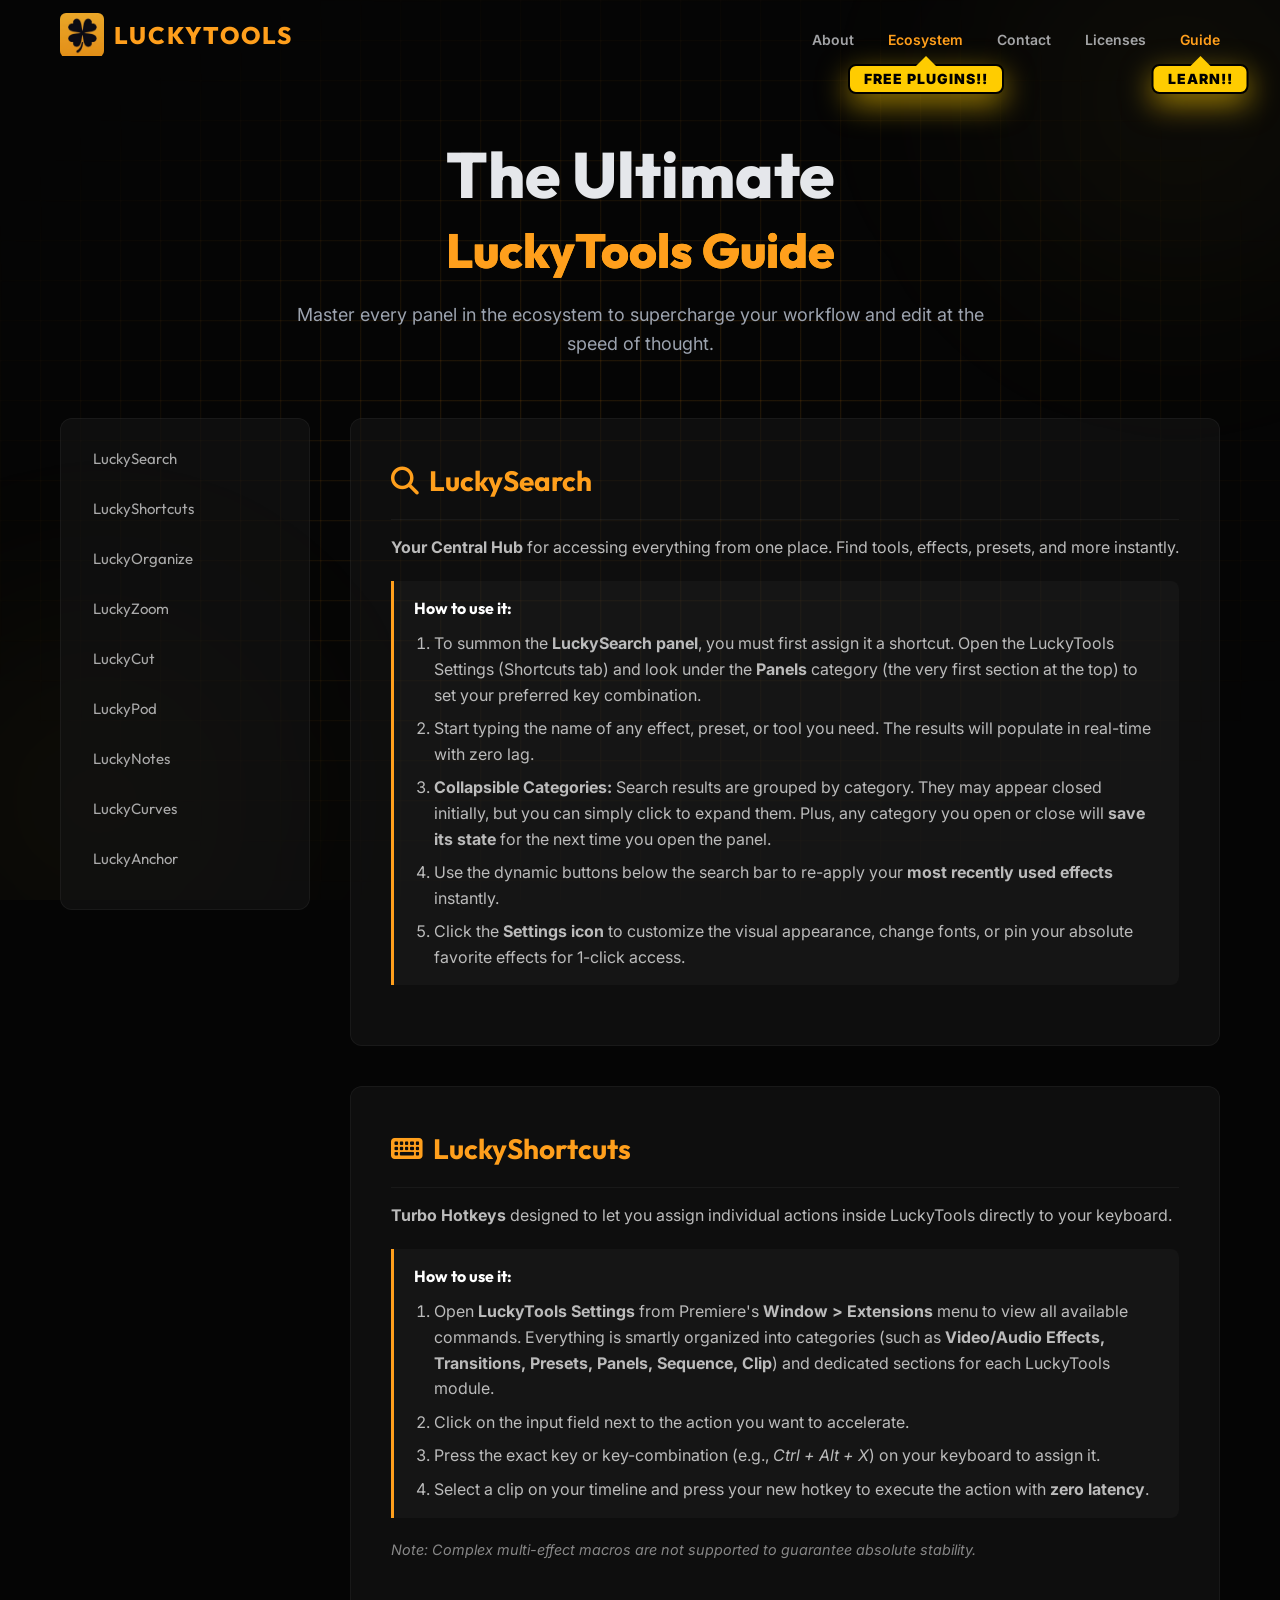
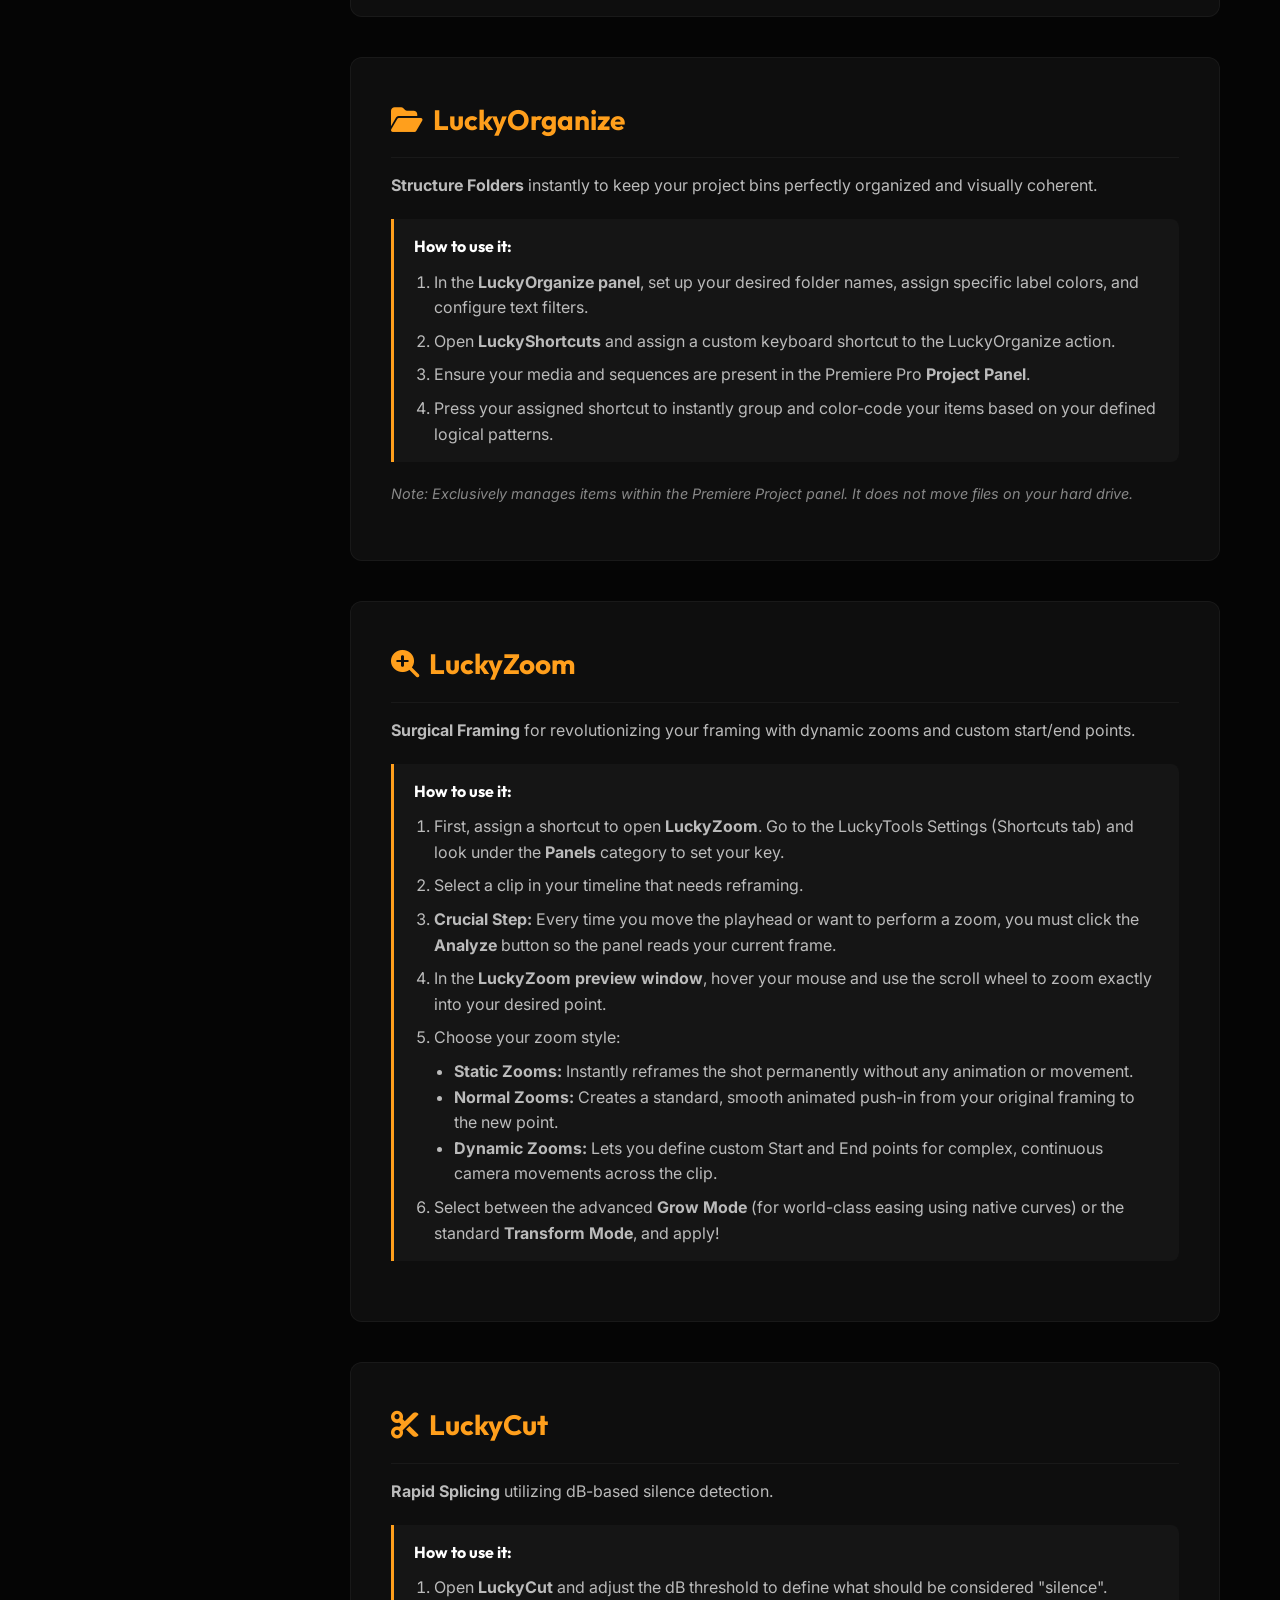
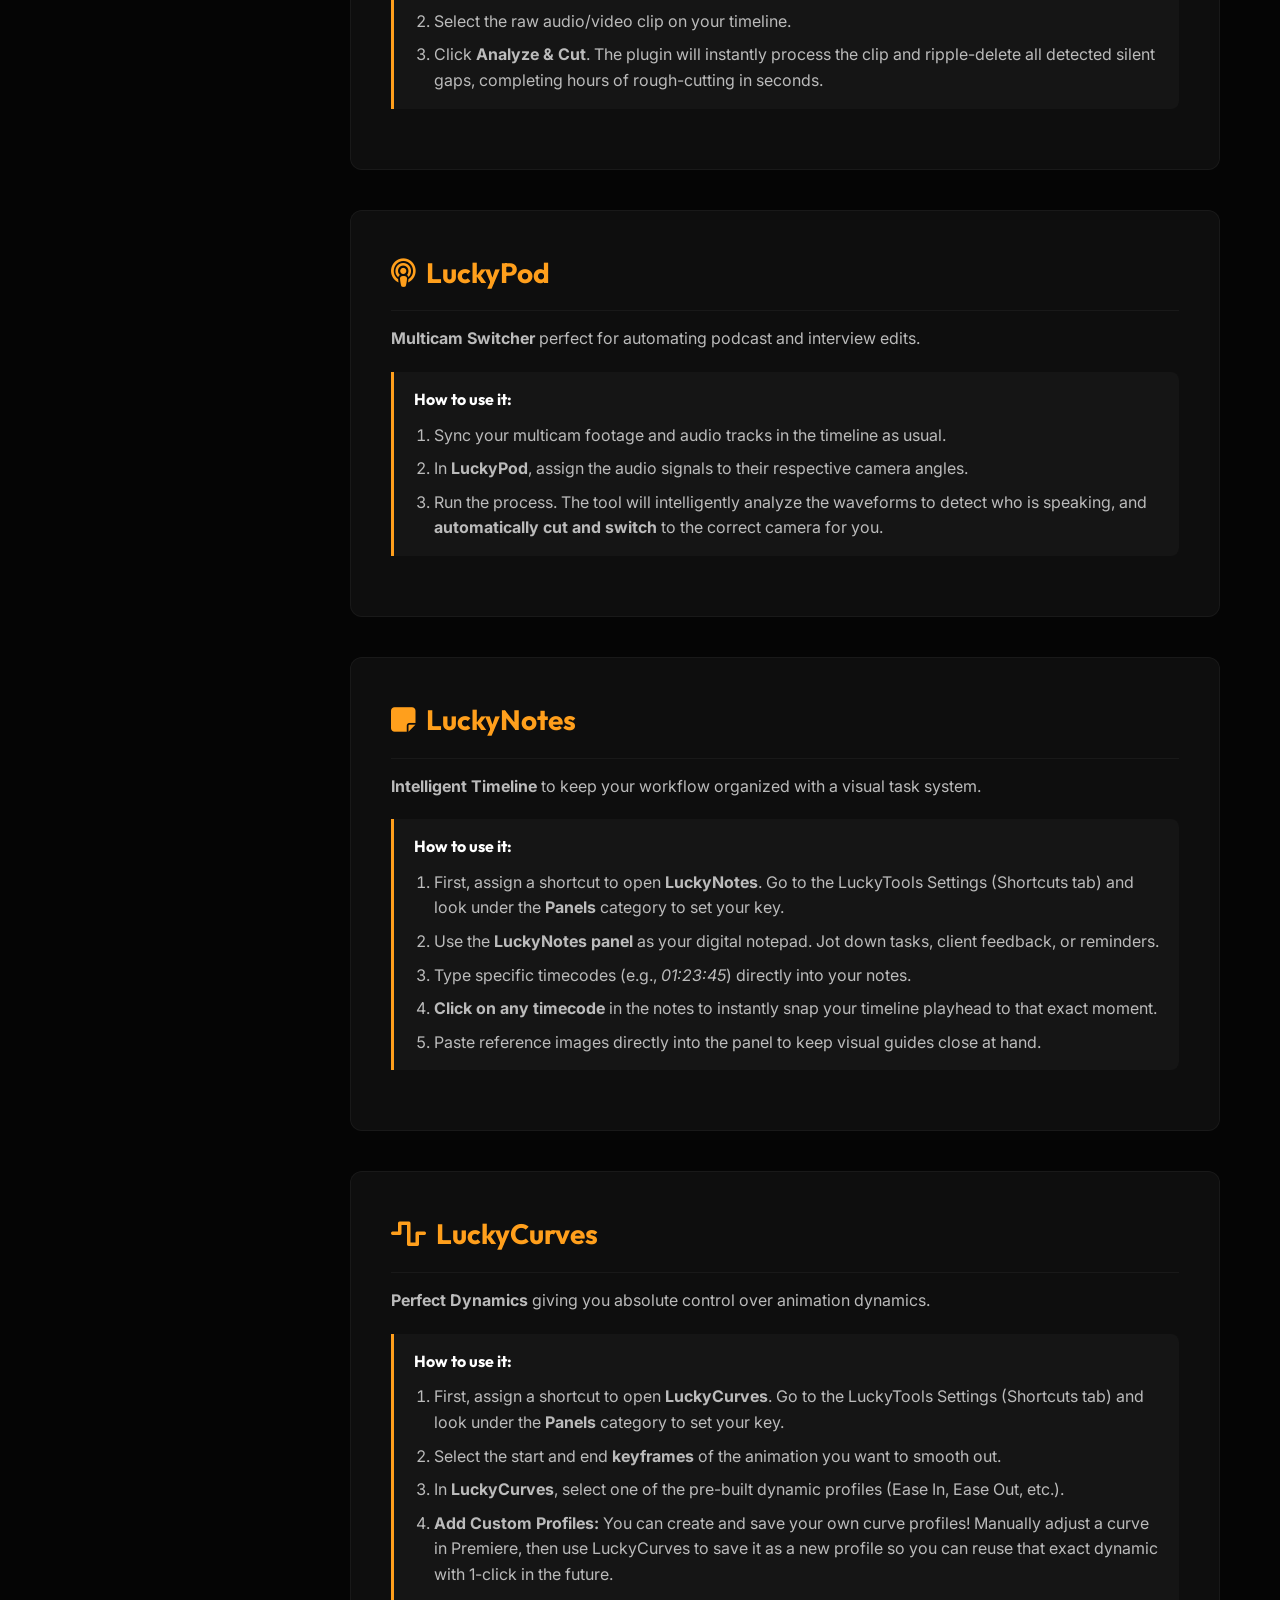
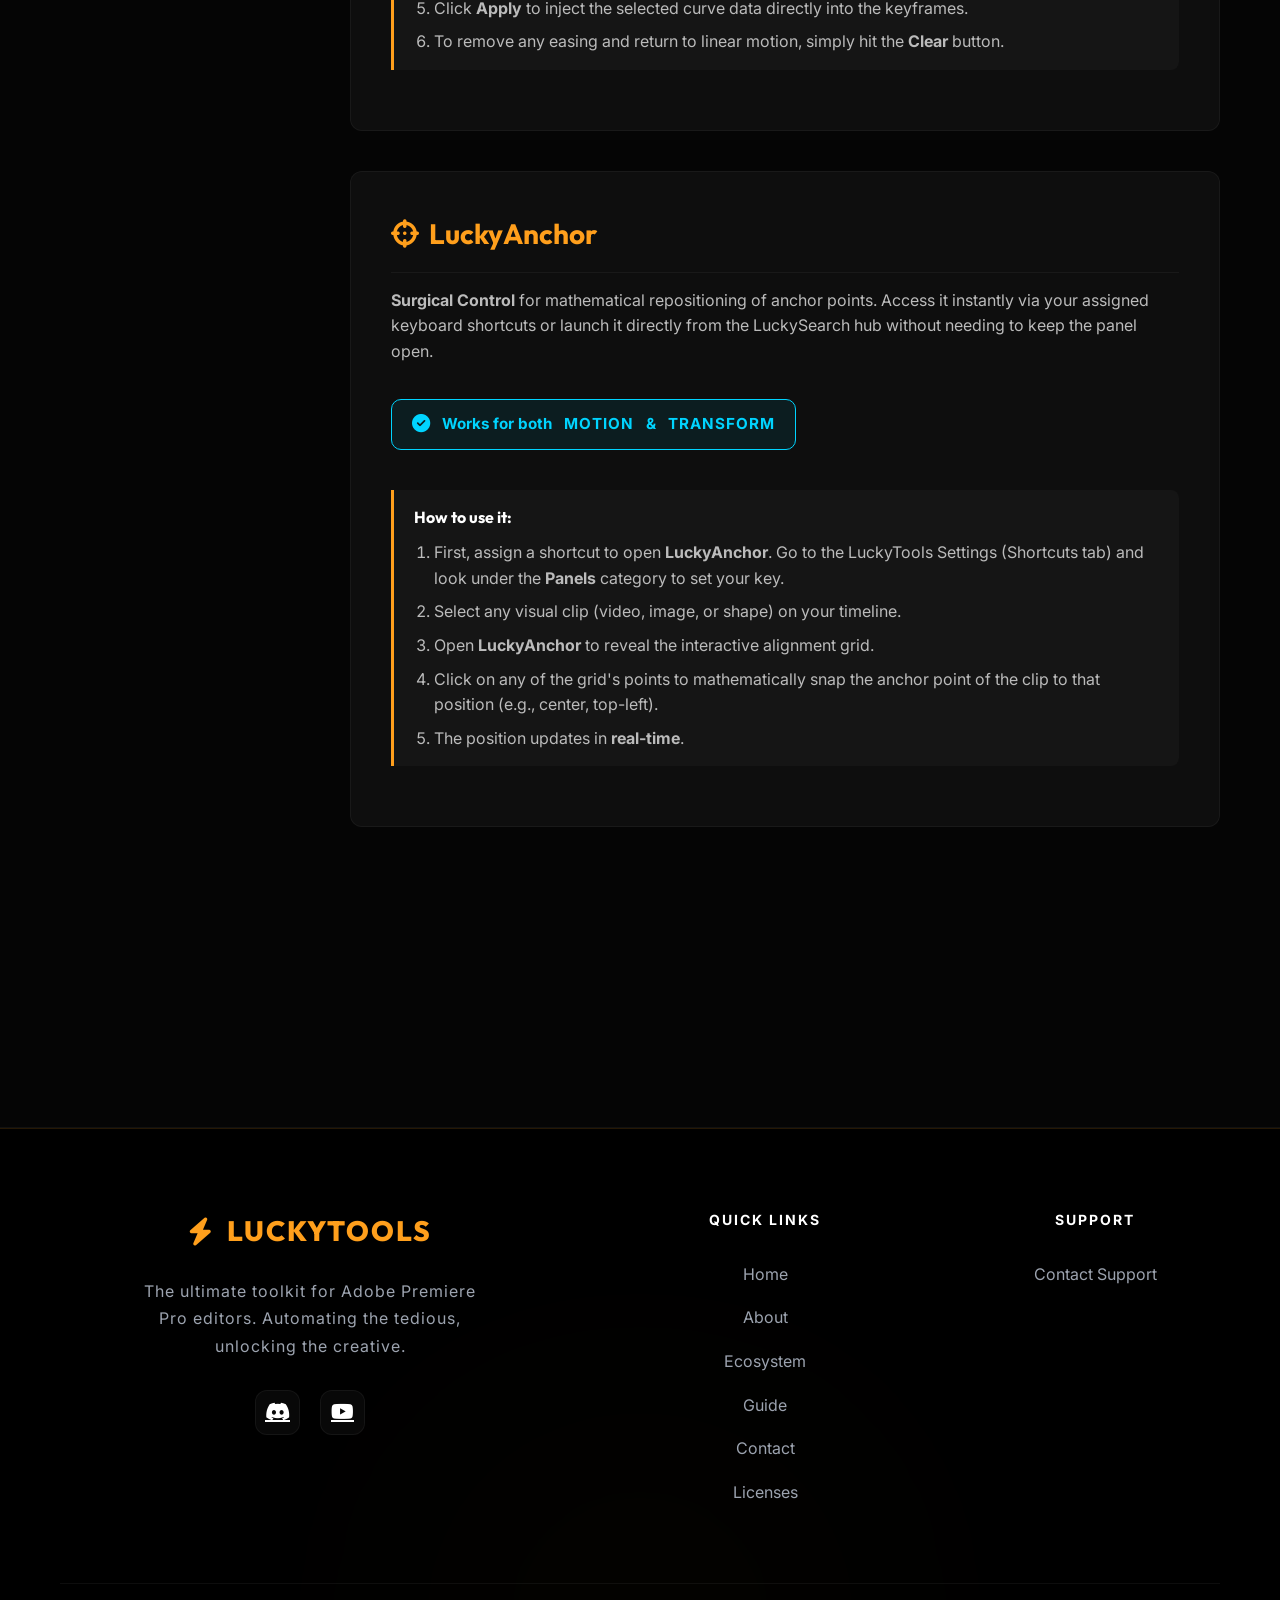
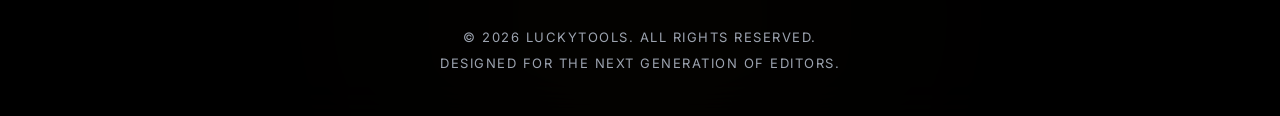
<file: guide.html>
<!DOCTYPE html>
<html lang="en">
<head>
    <meta charset="UTF-8">
    <meta name="viewport" content="width=device-width, initial-scale=1.0">
    <title>Guide | LuckyTools</title>
    <link rel="icon" type="image/png" href="favicon.png?v=2">
    <link rel="shortcut icon" type="image/png" href="favicon.png?v=2">
    <link rel="stylesheet" href="style.css">
    <link rel="stylesheet" href="https://cdnjs.cloudflare.com/ajax/libs/font-awesome/6.4.0/css/all.min.css">
    <style>
        .guide-container {
            display: flex;
            gap: 40px;
            margin-top: 40px;
            margin-bottom: 80px;
        }
        .guide-sidebar {
            width: 250px;
            flex-shrink: 0;
            position: sticky;
            top: 100px;
            height: max-content;
            background: rgba(20, 20, 20, 0.6);
            border: 1px solid rgba(255, 255, 255, 0.05);
            border-radius: 12px;
            padding: 20px;
        }
        .guide-sidebar ul {
            list-style: none;
            padding: 0;
            margin: 0;
        }
        .guide-sidebar li {
            margin-bottom: 10px;
        }
        .guide-sidebar a {
            color: #aaa;
            text-decoration: none;
            font-family: 'Outfit', sans-serif;
            font-size: 15px;
            display: block;
            padding: 8px 12px;
            border-radius: 6px;
            transition: all 0.2s;
        }
        .guide-sidebar a:hover {
            background: rgba(255, 204, 0, 0.1);
            color: #ffcc00;
        }
        .guide-content {
            flex-grow: 1;
        }
        .guide-section {
            background: rgba(20, 20, 20, 0.6);
            border: 1px solid rgba(255, 255, 255, 0.05);
            border-radius: 12px;
            padding: 40px;
            margin-bottom: 40px;
            scroll-margin-top: 100px;
        }
        .guide-section h2 {
            font-family: 'Outfit', sans-serif;
            font-size: 28px;
            color: var(--accent-color);
            margin-bottom: 15px;
            border-bottom: 1px solid rgba(255, 255, 255, 0.05);
            padding-bottom: 15px;
        }
        .guide-section p {
            color: #bbb;
            line-height: 1.6;
            margin-bottom: 15px;
        }
        .guide-section ul {
            color: #bbb;
            line-height: 1.6;
            padding-left: 20px;
        }
        @media (max-width: 900px) {
            .guide-container {
                flex-direction: column;
            }
            .guide-sidebar {
                width: 100%;
                position: static;
            }
        }
        @keyframes subtle-glow {
            0%, 100% { box-shadow: 0 0 15px rgba(0, 212, 255, 0.15); }
            50% { box-shadow: 0 0 25px rgba(0, 212, 255, 0.3); }
        }
        .property-highlight {
            border: 1px solid #00d4ff;
            background: rgba(0, 212, 255, 0.08);
            color: #00d4ff;
            padding: 12px 20px;
            border-radius: 10px;
            margin: 20px 0;
            display: inline-flex;
            align-items: center;
            gap: 12px;
            font-size: 0.95em;
            font-weight: 700;
            animation: subtle-glow 3s infinite ease-in-out;
        }
        .property-highlight i {
            font-size: 1.2em;
        }
        .property-highlight span {
            text-transform: uppercase;
            letter-spacing: 1px;
        }
    </style>
</head>
<body>
    <div class="bg-blobs">
        <div class="blob blob-1"></div>
        <div class="blob blob-2"></div>
    </div>

    <header class="container">
        <div class="logo">
            <a href="index.html" style="text-decoration: none; color: inherit; display: inline-flex; align-items: center; gap: 10px;">
                <img src="logo-demo.png" alt="Logo" class="header-logo">
                LuckyTools
            </a>
        </div>
        <nav>
            <a href="about.html">About</a>
            <div class="nav-eco-link" style="margin-left: 30px;">
                <a href="ecosystem.html" style="margin-left: 0; opacity: 1; color: var(--accent-color);">Ecosystem</a>
                <span class="free-badge">FREE PLUGINS!!</span>
            </div>
            <a href="contact.html">Contact</a>
            <a href="licenses.html">Licenses</a>
            <div class="nav-eco-link" style="margin-left: 30px;">
                <a href="guide.html" style="margin-left: 0; opacity: 1; color: var(--accent-color);">Guide</a>
                <span class="free-badge">LEARN!!</span>
            </div>
        </nav>
        <button class="hamburger-btn" id="hamburgerBtn" aria-label="Toggle navigation menu">
            <span></span>
            <span></span>
            <span></span>
        </button>
    </header>

    <div class="mobile-nav-overlay" id="mobileNavOverlay">
        <a href="index.html">Home</a>
        <div class="nav-overlay-divider"></div>
        <a href="about.html">About</a>
        <div class="nav-overlay-divider"></div>
        <div class="nav-eco-link" style="margin-left: 0; margin-bottom: 20px;">
            <a href="ecosystem.html" style="margin-left: 0; opacity: 1; color: var(--accent-color); font-size: 24px;">Ecosystem</a>
            <span class="free-badge" style="top: 40px;">FREE PLUGINS!!</span>
        </div>
        <div class="nav-overlay-divider"></div>
        <a href="contact.html">Contact</a>
        <div class="nav-overlay-divider"></div>
        <a href="licenses.html">Licenses</a>
        <div class="nav-overlay-divider"></div>
        <div class="nav-eco-link" style="margin-left: 0; margin-bottom: 20px;">
            <a href="guide.html" style="margin-left: 0; opacity: 1; color: var(--accent-color); font-size: 24px;">Guide</a>
            <span class="free-badge" style="top: 40px;">LEARN!!</span>
        </div>
    </div>

    <main class="inner-page-main">
        <div class="container">
            <div class="page-header-v2">
                <h1>The Ultimate <br><span style="color: var(--accent-color);">LuckyTools Guide</span></h1>
                <p>Master every panel in the ecosystem to supercharge your workflow and edit at the speed of thought.</p>
            </div>

            <div class="guide-container">
                <aside class="guide-sidebar">
                    <ul>
                        <li><a href="#luckysearch">LuckySearch</a></li>
                        <li><a href="#luckyshortcuts">LuckyShortcuts</a></li>
                        <li><a href="#luckyorganize">LuckyOrganize</a></li>
                        <li><a href="#luckyzoom">LuckyZoom</a></li>
                        <li><a href="#luckycut">LuckyCut</a></li>
                        <li><a href="#luckypod">LuckyPod</a></li>
                        <li><a href="#luckynotes">LuckyNotes</a></li>
                        <li><a href="#luckycurves">LuckyCurves</a></li>
                        <li><a href="#luckyanchor">LuckyAnchor</a></li>
                    </ul>
                </aside>

                <div class="guide-content">
                    <section id="luckysearch" class="guide-section">
                        <h2><i class="fas fa-search" style="margin-right: 10px;"></i>LuckySearch</h2>
                        <p><strong>Your Central Hub</strong> for accessing everything from one place. Find tools, effects, presets, and more instantly.</p>
                        <div style="background: rgba(255, 255, 255, 0.03); border-left: 3px solid var(--accent-color); padding: 15px 20px; border-radius: 0 8px 8px 0; margin: 20px 0;">
                            <h4 style="color: white; margin: 0 0 10px 0; font-family: 'Outfit', sans-serif;">How to use it:</h4>
                            <ol style="color: #bbb; line-height: 1.6; padding-left: 20px; margin: 0;">
                                <li style="margin-bottom: 8px;">To summon the <strong>LuckySearch panel</strong>, you must first assign it a shortcut. Open the LuckyTools Settings (Shortcuts tab) and look under the <strong>Panels</strong> category (the very first section at the top) to set your preferred key combination.</li>
                                <li style="margin-bottom: 8px;">Start typing the name of any effect, preset, or tool you need. The results will populate in real-time with zero lag.</li>
                                <li style="margin-bottom: 8px;"><strong>Collapsible Categories:</strong> Search results are grouped by category. They may appear closed initially, but you can simply click to expand them. Plus, any category you open or close will <strong>save its state</strong> for the next time you open the panel.</li>
                                <li style="margin-bottom: 8px;">Use the dynamic buttons below the search bar to re-apply your <strong>most recently used effects</strong> instantly.</li>
                                <li>Click the <strong>Settings icon</strong> to customize the visual appearance, change fonts, or pin your absolute favorite effects for 1-click access.</li>
                            </ol>
                        </div>
                    </section>

                    <section id="luckyshortcuts" class="guide-section">
                        <h2><i class="fas fa-keyboard" style="margin-right: 10px;"></i>LuckyShortcuts</h2>
                        <p><strong>Turbo Hotkeys</strong> designed to let you assign individual actions inside LuckyTools directly to your keyboard.</p>
                        <div style="background: rgba(255, 255, 255, 0.03); border-left: 3px solid var(--accent-color); padding: 15px 20px; border-radius: 0 8px 8px 0; margin: 20px 0;">
                            <h4 style="color: white; margin: 0 0 10px 0; font-family: 'Outfit', sans-serif;">How to use it:</h4>
                            <ol style="color: #bbb; line-height: 1.6; padding-left: 20px; margin: 0;">
                                <li style="margin-bottom: 8px;">Open <strong>LuckyTools Settings</strong> from Premiere's <strong>Window > Extensions</strong> menu to view all available commands. Everything is smartly organized into categories (such as <strong>Video/Audio Effects, Transitions, Presets, Panels, Sequence, Clip</strong>) and dedicated sections for each LuckyTools module.</li>
                                <li style="margin-bottom: 8px;">Click on the input field next to the action you want to accelerate.</li>
                                <li style="margin-bottom: 8px;">Press the exact key or key-combination (e.g., <em>Ctrl + Alt + X</em>) on your keyboard to assign it.</li>
                                <li>Select a clip on your timeline and press your new hotkey to execute the action with <strong>zero latency</strong>.</li>
                            </ol>
                        </div>
                        <p style="font-size: 0.9em; opacity: 0.7; margin-top: 15px;"><em>Note: Complex multi-effect macros are not supported to guarantee absolute stability.</em></p>
                    </section>

                    <section id="luckyorganize" class="guide-section">
                        <h2><i class="fas fa-folder-open" style="margin-right: 10px;"></i>LuckyOrganize</h2>
                        <p><strong>Structure Folders</strong> instantly to keep your project bins perfectly organized and visually coherent.</p>
                        <div style="background: rgba(255, 255, 255, 0.03); border-left: 3px solid var(--accent-color); padding: 15px 20px; border-radius: 0 8px 8px 0; margin: 20px 0;">
                            <h4 style="color: white; margin: 0 0 10px 0; font-family: 'Outfit', sans-serif;">How to use it:</h4>
                            <ol style="color: #bbb; line-height: 1.6; padding-left: 20px; margin: 0;">
                                <li style="margin-bottom: 8px;">In the <strong>LuckyOrganize panel</strong>, set up your desired folder names, assign specific label colors, and configure text filters.</li>
                                <li style="margin-bottom: 8px;">Open <strong>LuckyShortcuts</strong> and assign a custom keyboard shortcut to the LuckyOrganize action.</li>
                                <li style="margin-bottom: 8px;">Ensure your media and sequences are present in the Premiere Pro <strong>Project Panel</strong>.</li>
                                <li>Press your assigned shortcut to instantly group and color-code your items based on your defined logical patterns.</li>
                            </ol>
                        </div>
                        <p style="font-size: 0.9em; opacity: 0.7; margin-top: 15px;"><em>Note: Exclusively manages items within the Premiere Project panel. It does not move files on your hard drive.</em></p>
                    </section>

                    <section id="luckyzoom" class="guide-section">
                        <h2><i class="fas fa-search-plus" style="margin-right: 10px;"></i>LuckyZoom</h2>
                        <p><strong>Surgical Framing</strong> for revolutionizing your framing with dynamic zooms and custom start/end points.</p>
                        <div style="background: rgba(255, 255, 255, 0.03); border-left: 3px solid var(--accent-color); padding: 15px 20px; border-radius: 0 8px 8px 0; margin: 20px 0;">
                            <h4 style="color: white; margin: 0 0 10px 0; font-family: 'Outfit', sans-serif;">How to use it:</h4>
                            <ol style="color: #bbb; line-height: 1.6; padding-left: 20px; margin: 0;">
                                <li style="margin-bottom: 8px;">First, assign a shortcut to open <strong>LuckyZoom</strong>. Go to the LuckyTools Settings (Shortcuts tab) and look under the <strong>Panels</strong> category to set your key.</li>
                                <li style="margin-bottom: 8px;">Select a clip in your timeline that needs reframing.</li>
                                <li style="margin-bottom: 8px;"><strong>Crucial Step:</strong> Every time you move the playhead or want to perform a zoom, you must click the <strong>Analyze</strong> button so the panel reads your current frame.</li>
                                <li style="margin-bottom: 8px;">In the <strong>LuckyZoom preview window</strong>, hover your mouse and use the scroll wheel to zoom exactly into your desired point.</li>
                                <li style="margin-bottom: 8px;">Choose your zoom style:
                                    <ul style="margin-top: 8px; margin-bottom: 8px; list-style-type: disc; padding-left: 20px;">
                                        <li><strong>Static Zooms:</strong> Instantly reframes the shot permanently without any animation or movement.</li>
                                        <li><strong>Normal Zooms:</strong> Creates a standard, smooth animated push-in from your original framing to the new point.</li>
                                        <li><strong>Dynamic Zooms:</strong> Lets you define custom Start and End points for complex, continuous camera movements across the clip.</li>
                                    </ul>
                                </li>
                                <li>Select between the advanced <strong>Grow Mode</strong> (for world-class easing using native curves) or the standard <strong>Transform Mode</strong>, and apply!</li>
                            </ol>
                        </div>
                    </section>

                    <section id="luckycut" class="guide-section">
                        <h2><i class="fas fa-cut" style="margin-right: 10px;"></i>LuckyCut</h2>
                        <p><strong>Rapid Splicing</strong> utilizing dB-based silence detection.</p>
                        <div style="background: rgba(255, 255, 255, 0.03); border-left: 3px solid var(--accent-color); padding: 15px 20px; border-radius: 0 8px 8px 0; margin: 20px 0;">
                            <h4 style="color: white; margin: 0 0 10px 0; font-family: 'Outfit', sans-serif;">How to use it:</h4>
                            <ol style="color: #bbb; line-height: 1.6; padding-left: 20px; margin: 0;">
                                <li style="margin-bottom: 8px;">Open <strong>LuckyCut</strong> and adjust the dB threshold to define what should be considered "silence".</li>
                                <li style="margin-bottom: 8px;">Select the raw audio/video clip on your timeline.</li>
                                <li>Click <strong>Analyze & Cut</strong>. The plugin will instantly process the clip and ripple-delete all detected silent gaps, completing hours of rough-cutting in seconds.</li>
                            </ol>
                        </div>
                    </section>

                    <section id="luckypod" class="guide-section">
                        <h2><i class="fas fa-podcast" style="margin-right: 10px;"></i>LuckyPod</h2>
                        <p><strong>Multicam Switcher</strong> perfect for automating podcast and interview edits.</p>
                        <div style="background: rgba(255, 255, 255, 0.03); border-left: 3px solid var(--accent-color); padding: 15px 20px; border-radius: 0 8px 8px 0; margin: 20px 0;">
                            <h4 style="color: white; margin: 0 0 10px 0; font-family: 'Outfit', sans-serif;">How to use it:</h4>
                            <ol style="color: #bbb; line-height: 1.6; padding-left: 20px; margin: 0;">
                                <li style="margin-bottom: 8px;">Sync your multicam footage and audio tracks in the timeline as usual.</li>
                                <li style="margin-bottom: 8px;">In <strong>LuckyPod</strong>, assign the audio signals to their respective camera angles.</li>
                                <li>Run the process. The tool will intelligently analyze the waveforms to detect who is speaking, and <strong>automatically cut and switch</strong> to the correct camera for you.</li>
                            </ol>
                        </div>
                    </section>

                    <section id="luckynotes" class="guide-section">
                        <h2><i class="fas fa-sticky-note" style="margin-right: 10px;"></i>LuckyNotes</h2>
                        <p><strong>Intelligent Timeline</strong> to keep your workflow organized with a visual task system.</p>
                        <div style="background: rgba(255, 255, 255, 0.03); border-left: 3px solid var(--accent-color); padding: 15px 20px; border-radius: 0 8px 8px 0; margin: 20px 0;">
                            <h4 style="color: white; margin: 0 0 10px 0; font-family: 'Outfit', sans-serif;">How to use it:</h4>
                            <ol style="color: #bbb; line-height: 1.6; padding-left: 20px; margin: 0;">
                                <li style="margin-bottom: 8px;">First, assign a shortcut to open <strong>LuckyNotes</strong>. Go to the LuckyTools Settings (Shortcuts tab) and look under the <strong>Panels</strong> category to set your key.</li>
                                <li style="margin-bottom: 8px;">Use the <strong>LuckyNotes panel</strong> as your digital notepad. Jot down tasks, client feedback, or reminders.</li>
                                <li style="margin-bottom: 8px;">Type specific timecodes (e.g., <em>01:23:45</em>) directly into your notes.</li>
                                <li style="margin-bottom: 8px;"><strong>Click on any timecode</strong> in the notes to instantly snap your timeline playhead to that exact moment.</li>
                                <li>Paste reference images directly into the panel to keep visual guides close at hand.</li>
                            </ol>
                        </div>
                    </section>

                    <section id="luckycurves" class="guide-section">
                        <h2><i class="fas fa-wave-square" style="margin-right: 10px;"></i>LuckyCurves</h2>
                        <p><strong>Perfect Dynamics</strong> giving you absolute control over animation dynamics.</p>
                        <div style="background: rgba(255, 255, 255, 0.03); border-left: 3px solid var(--accent-color); padding: 15px 20px; border-radius: 0 8px 8px 0; margin: 20px 0;">
                            <h4 style="color: white; margin: 0 0 10px 0; font-family: 'Outfit', sans-serif;">How to use it:</h4>
                            <ol style="color: #bbb; line-height: 1.6; padding-left: 20px; margin: 0;">
                                <li style="margin-bottom: 8px;">First, assign a shortcut to open <strong>LuckyCurves</strong>. Go to the LuckyTools Settings (Shortcuts tab) and look under the <strong>Panels</strong> category to set your key.</li>
                                <li style="margin-bottom: 8px;">Select the start and end <strong>keyframes</strong> of the animation you want to smooth out.</li>
                                <li style="margin-bottom: 8px;">In <strong>LuckyCurves</strong>, select one of the pre-built dynamic profiles (Ease In, Ease Out, etc.).</li>
                                <li style="margin-bottom: 8px;"><strong>Add Custom Profiles:</strong> You can create and save your own curve profiles! Manually adjust a curve in Premiere, then use LuckyCurves to save it as a new profile so you can reuse that exact dynamic with 1-click in the future.</li>
                                <li style="margin-bottom: 8px;">Click <strong>Apply</strong> to inject the selected curve data directly into the keyframes.</li>
                                <li>To remove any easing and return to linear motion, simply hit the <strong>Clear</strong> button.</li>
                            </ol>
                        </div>
                    </section>

                    <section id="luckyanchor" class="guide-section">
                        <h2><i class="fas fa-crosshairs" style="margin-right: 10px;"></i>LuckyAnchor</h2>
                        <p><strong>Surgical Control</strong> for mathematical repositioning of anchor points. Access it instantly via your assigned keyboard shortcuts or launch it directly from the LuckySearch hub without needing to keep the panel open.</p>
                        <div class="property-highlight">
                            <i class="fas fa-check-circle"></i>
                            Works for both <span>Motion</span> & <span>Transform</span>
                        </div>

                        <div style="background: rgba(255, 255, 255, 0.03); border-left: 3px solid var(--accent-color); padding: 15px 20px; border-radius: 0 8px 8px 0; margin: 20px 0;">
                            <h4 style="color: white; margin: 0 0 10px 0; font-family: 'Outfit', sans-serif;">How to use it:</h4>
                            <ol style="color: #bbb; line-height: 1.6; padding-left: 20px; margin: 0;">
                                <li style="margin-bottom: 8px;">First, assign a shortcut to open <strong>LuckyAnchor</strong>. Go to the LuckyTools Settings (Shortcuts tab) and look under the <strong>Panels</strong> category to set your key.</li>
                                <li style="margin-bottom: 8px;">Select any visual clip (video, image, or shape) on your timeline.</li>
                                <li style="margin-bottom: 8px;">Open <strong>LuckyAnchor</strong> to reveal the interactive alignment grid.</li>
                                <li style="margin-bottom: 8px;">Click on any of the grid's points to mathematically snap the anchor point of the clip to that position (e.g., center, top-left).</li>
                                <li>The position updates in <strong>real-time</strong>.</li>
                            </ol>
                        </div>
                    </section>
                </div>
            </div>
        </div>
    </main>

    <footer class="site-footer">
        <div class="footer-glow"></div>
        <div class="footer-bottom">
            <div class="container footer-container-inner">
                <div class="footer-content">
                    <div class="footer-brand">
                        <div class="footer-logo">
                            <i class="fas fa-bolt"></i> LUCKYTOOLS
                        </div>
                        <p>The ultimate toolkit for Adobe Premiere Pro editors. Automating the tedious, unlocking the creative.</p>
                        <div class="social-links">
                            <a href="https://discord.gg/55xS3QpR5S" target="_blank" title="Discord"><i class="fab fa-discord"></i></a>
                            <a href="https://www.youtube.com/@jorgeditor" target="_blank" title="YouTube"><i class="fab fa-youtube"></i></a>
                        </div>
                    </div>
                    
                    <div class="footer-nav">
                        <h4>QUICK LINKS</h4>
                        <ul>
                            <li><a href="index.html">Home</a></li>
                            <li><a href="about.html">About</a></li>
                            <li><a href="ecosystem.html">Ecosystem</a></li>
                            <li><a href="guide.html">Guide</a></li>
                            <li><a href="contact.html">Contact</a></li>
                            <li><a href="licenses.html">Licenses</a></li>
                        </ul>
                    </div>

                    <div class="footer-support">
                        <h4>SUPPORT</h4>
                        <ul>
                            <li><a href="contact.html">Contact Support</a></li>
                        </ul>
                    </div>
                </div>
                
                <div class="copyright-text">
                    <p>&copy; 2026 LUCKYTOOLS. ALL RIGHTS RESERVED. <br>DESIGNED FOR THE NEXT GENERATION OF EDITORS.</p>
                </div>
            </div>
        </div>
    </footer>

    <script>
        // --- HAMBURGER MENU ---
        (function() {
            const hamburgerBtn = document.getElementById('hamburgerBtn');
            const mobileNavOverlay = document.getElementById('mobileNavOverlay');
            if (!hamburgerBtn || !mobileNavOverlay) return;

            function openNav() {
                mobileNavOverlay.style.display = 'flex';
                requestAnimationFrame(() => {
                    requestAnimationFrame(() => {
                        hamburgerBtn.classList.add('active');
                        mobileNavOverlay.classList.add('open');
                        document.body.classList.add('nav-open');
                    });
                });
            }

            function closeNav() {
                hamburgerBtn.classList.remove('active');
                mobileNavOverlay.classList.remove('open');
                document.body.classList.remove('nav-open');
                setTimeout(() => {
                    if (!mobileNavOverlay.classList.contains('open')) {
                        mobileNavOverlay.style.display = 'none';
                    }
                }, 420);
            }

            hamburgerBtn.addEventListener('click', () => {
                mobileNavOverlay.classList.contains('open') ? closeNav() : openNav();
            });

            document.addEventListener('keydown', (e) => {
                if (e.key === 'Escape' && mobileNavOverlay.classList.contains('open')) closeNav();
            });
        })();
        
        // --- SMOOTH SCROLL FOR SIDEBAR ---
        document.querySelectorAll('.guide-sidebar a').forEach(anchor => {
            anchor.addEventListener('click', function (e) {
                e.preventDefault();
                const targetId = this.getAttribute('href').substring(1);
                const targetElement = document.getElementById(targetId);
                if (targetElement) {
                    targetElement.scrollIntoView({
                        behavior: 'smooth'
                    });
                }
            });
        });
    </script>
</body>
</html>
</file>
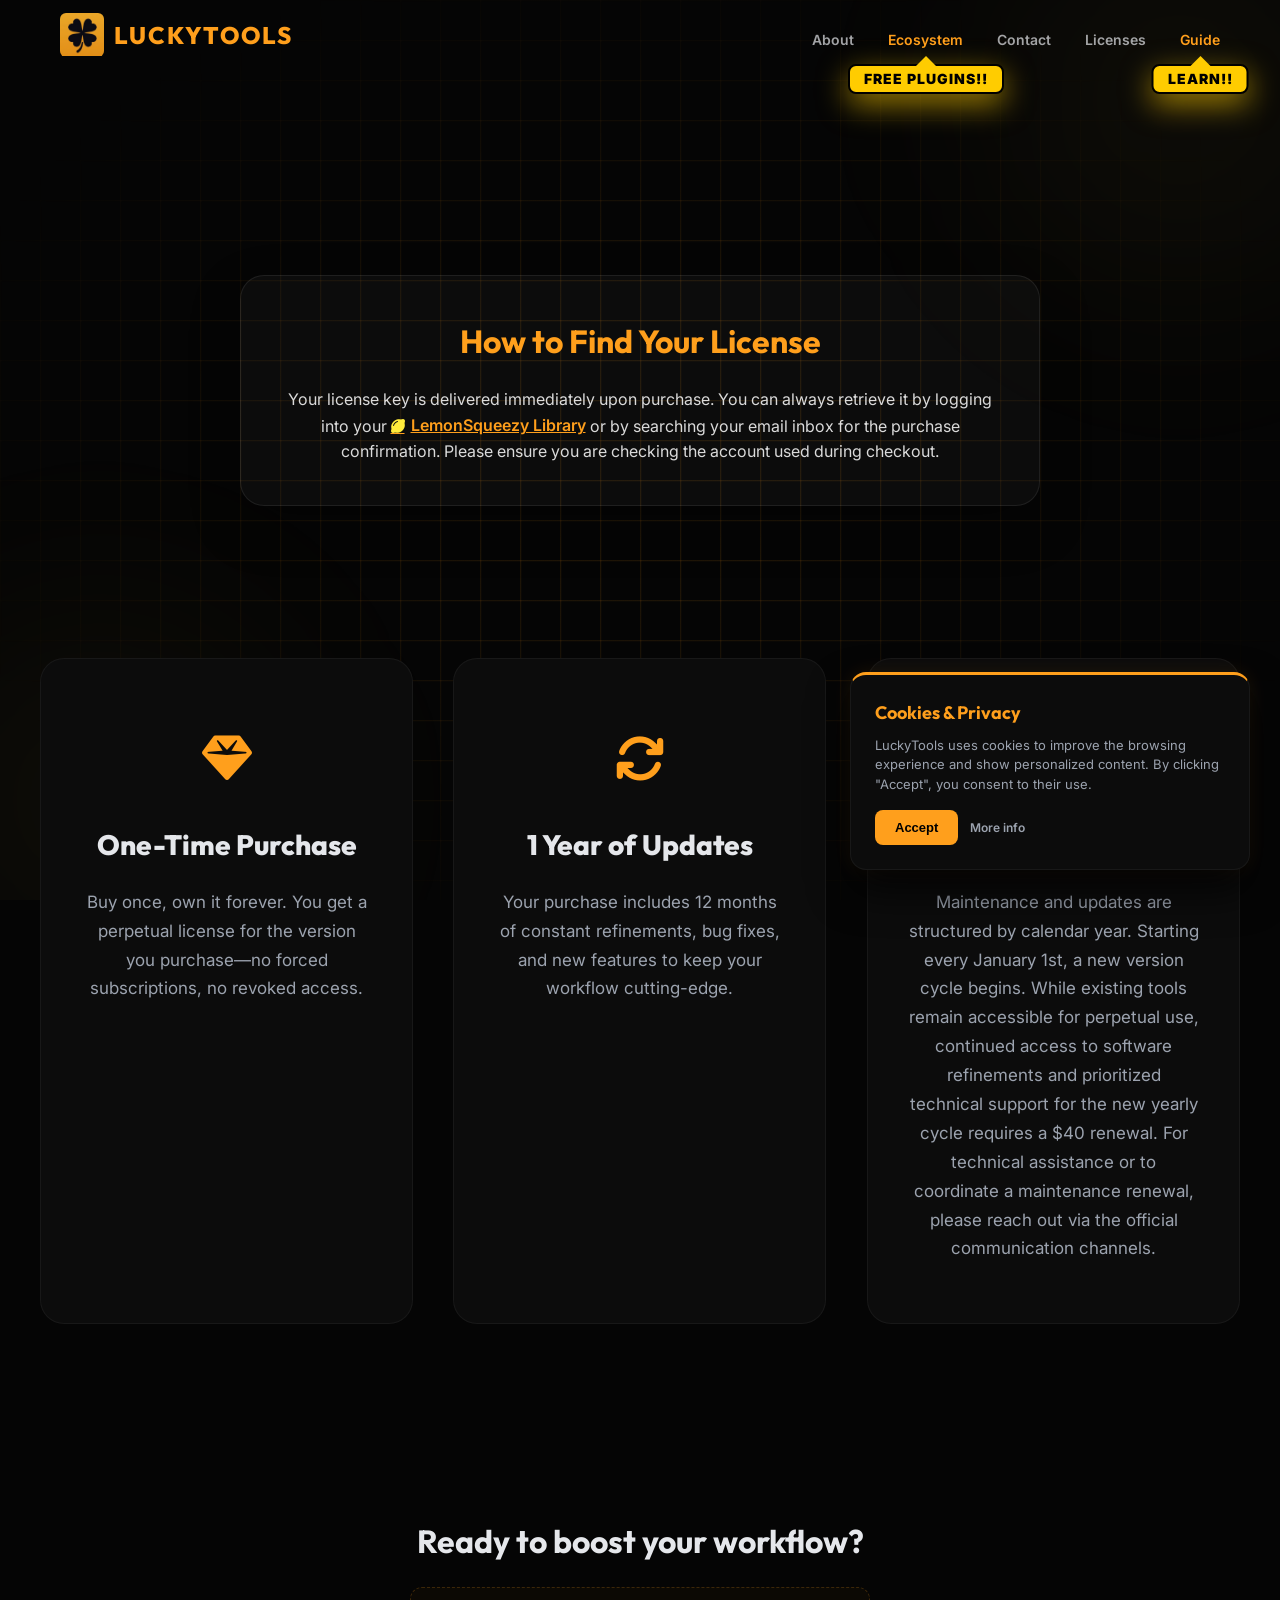
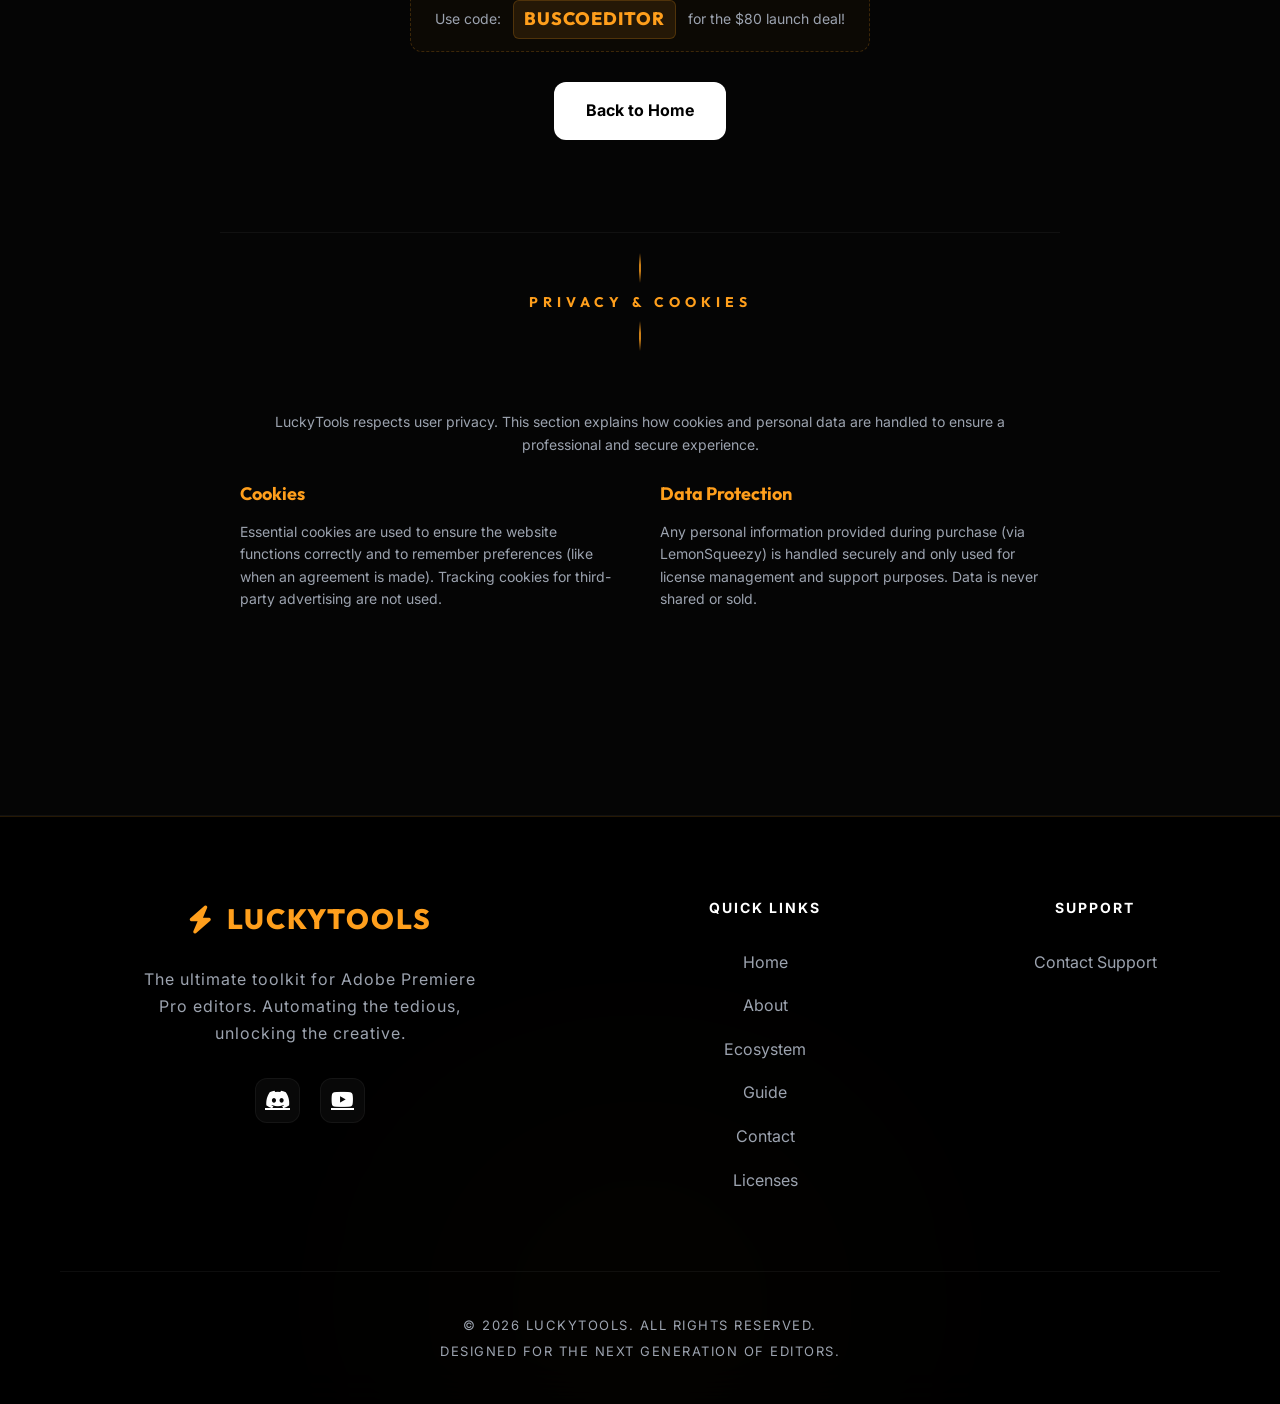
<file: licenses.html>
<!DOCTYPE html>
<html lang="en">
<head>
    <meta charset="UTF-8">
    <meta name="viewport" content="width=device-width, initial-scale=1.0">
    <title>Licensing & Updates | LuckyTools</title>
    <link rel="icon" type="image/png" href="favicon.png?v=2">
    <link rel="shortcut icon" type="image/png" href="favicon.png?v=2">
    <link rel="stylesheet" href="style.css">
    <link rel="stylesheet" href="https://cdnjs.cloudflare.com/ajax/libs/font-awesome/6.4.0/css/all.min.css">
</head>
<body>
    <div class="bg-blobs">
        <div class="blob blob-1"></div>
        <div class="blob blob-2"></div>
    </div>

    <header class="container">
        <div class="logo">
            <a href="index.html" style="text-decoration: none; color: inherit; display: inline-flex; align-items: center; gap: 10px;">
                <img src="logo-demo.png" alt="Logo" class="header-logo">
                LuckyTools
            </a>
        </div>
        <nav>
            <a href="about.html">About</a>
            <div class="nav-eco-link" style="margin-left: 30px;">
                <a href="ecosystem.html" style="margin-left: 0; opacity: 1; color: var(--accent-color);">Ecosystem</a>
                <span class="free-badge">FREE PLUGINS!!</span>
            </div>
            <a href="contact.html">Contact</a>
            <a href="licenses.html">Licenses</a>
            <div class="nav-eco-link" style="margin-left: 30px;">
                <a href="guide.html" style="margin-left: 0; opacity: 1; color: var(--accent-color);">Guide</a>
                <span class="free-badge">LEARN!!</span>
            </div>
        </nav>
        <button class="hamburger-btn" id="hamburgerBtn" aria-label="Toggle navigation menu">
            <span></span>
            <span></span>
            <span></span>
        </button>
    </header>

    <div class="mobile-nav-overlay" id="mobileNavOverlay">
        <a href="index.html">Home</a>
        <div class="nav-overlay-divider"></div>
        <a href="about.html">About</a>
        <div class="nav-overlay-divider"></div>
        <div class="nav-eco-link" style="margin-left: 0; margin-bottom: 20px;">
            <a href="ecosystem.html" style="margin-left: 0; opacity: 1; color: var(--accent-color); font-size: 24px;">Ecosystem</a>
            <span class="free-badge" style="top: 40px;">FREE PLUGINS!!</span>
        </div>
        <div class="nav-overlay-divider"></div>
        <a href="contact.html">Contact</a>
        <div class="nav-overlay-divider"></div>
        <a href="licenses.html">Licenses</a>
        <div class="nav-overlay-divider"></div>
        <div class="nav-eco-link" style="margin-left: 0; margin-bottom: 20px;">
            <a href="guide.html" style="margin-left: 0; opacity: 1; color: var(--accent-color); font-size: 24px;">Guide</a>
            <span class="free-badge" style="top: 40px;">LEARN!!</span>
        </div>
    </div>

    <main class="licenses-main">


        <!-- License Retrieval Info -->
        <section class="license-info-section container reveal reveal-up active" style="margin-top: 60px; margin-bottom: 20px; text-align: center;">
            <div class="glass-card-v2" style="margin: 0 auto; max-width: 800px; padding: 40px;">
                <h2 style="font-family: 'Outfit', sans-serif; font-size: 32px; margin-bottom: 20px; color: var(--accent-color);">How to Find Your License</h2>
                <p style="font-size: 16px; line-height: 1.6; color: rgba(255, 255, 255, 0.85); margin-bottom: 0;">
                    Your license key is delivered immediately upon purchase. You can always retrieve it by logging into your 
                    <a href="https://app.lemonsqueezy.com/my-orders/" target="_blank" style="color: var(--accent-color); font-weight: 600; text-decoration: underline; display: inline-flex; align-items: center; gap: 6px;">
                        <i class="fas fa-lemon" style="color: #ffeb3b;"></i> LemonSqueezy Library
                    </a> 
                    or by searching your email inbox for the purchase confirmation. Please ensure you are checking the account used during checkout.
                </p>
            </div>
        </section>

        <!-- Existing License Cards -->
        <section class="licensing-section container reveal reveal-up active">
            <div class="licensing-grid" style="width: 100%;">
                <div class="license-card">
                    <div class="license-icon"><i class="fas fa-gem"></i></div>
                    <h3>One-Time Purchase</h3>
                    <p>Buy once, own it forever. You get a perpetual license for the version you purchase—no forced subscriptions, no revoked access.</p>
                </div>
                <div class="license-card">
                    <div class="license-icon"><i class="fas fa-sync"></i></div>
                    <h3>1 Year of Updates</h3>
                    <p>Your purchase includes 12 months of constant refinements, bug fixes, and new features to keep your workflow cutting-edge.</p>
                </div>
                <div class="license-card">
                    <div class="license-icon"><i class="fas fa-redo"></i></div>
                    <h3>Maintenance Renewal</h3>
                    <p>Maintenance and updates are structured by calendar year. Starting every January 1st, a new version cycle begins. While existing tools remain accessible for perpetual use, continued access to software refinements and prioritized technical support for the new yearly cycle requires a $40 renewal. For technical assistance or to coordinate a maintenance renewal, please reach out via the official communication channels.</p>
                </div>
            </div>
        </section>



        <!-- CTA Section -->
        <section class="cta-section container reveal reveal-up" style="text-align: center; margin-top: 20px; padding-bottom: 10px;">
            <h2 style="font-family: 'Outfit', sans-serif; font-size: 32px; margin-bottom: 20px;">Ready to boost your workflow?</h2>
            <div class="discount-code" id="discountBox" title="Click to copy code" translate="no">
                Use code: <span class="code-highlight" id="promoCode">BUSCOEDITOR</span> for the $80 launch deal!
            </div>
            <div style="margin-top: 30px;">
                <a href="index.html" class="btn-download" style="display: inline-flex;">Back to Home</a>
            </div>
        </section>
        <!-- Privacy & Cookies Section -->
        <section class="privacy-section container reveal reveal-up" id="privacy" style="margin-top: 10px; padding-bottom: 10px; border-top: 1px solid rgba(255, 255, 255, 0.05); padding-top: 20px;">
            <div class="section-divider">
                <div class="line"></div>
                <h2>Privacy & Cookies</h2>
                <div class="line"></div>
            </div>
            <div class="privacy-content" style="max-width: 800px; margin: 15px auto 0; color: var(--text-muted); font-size: 14px; text-align: center;">
                <p style="margin-bottom: 24px;">LuckyTools respects user privacy. This section explains how cookies and personal data are handled to ensure a professional and secure experience.</p>
                <div style="display: grid; grid-template-columns: 1fr 1fr; gap: 40px; text-align: left;">
                    <div>
                        <h3 style="color: var(--accent-color); font-family: 'Outfit', sans-serif; font-size: 18px; margin-bottom: 12px;">Cookies</h3>
                        <p>Essential cookies are used to ensure the website functions correctly and to remember preferences (like when an agreement is made). Tracking cookies for third-party advertising are not used.</p>
                    </div>
                    <div>
                        <h3 style="color: var(--accent-color); font-family: 'Outfit', sans-serif; font-size: 18px; margin-bottom: 12px;">Data Protection</h3>
                        <p>Any personal information provided during purchase (via LemonSqueezy) is handled securely and only used for license management and support purposes. Data is never shared or sold.</p>
                    </div>
                </div>
            </div>
        </section>
    </main>

    <footer class="site-footer">
        <div class="footer-glow"></div>
        <div class="footer-bottom">
            <div class="container footer-container-inner">
                <div class="footer-content">
                    <div class="footer-brand">
                        <div class="footer-logo">
                            <i class="fas fa-bolt"></i> LUCKYTOOLS
                        </div>
                        <p>The ultimate toolkit for Adobe Premiere Pro editors. Automating the tedious, unlocking the creative.</p>
                        <div class="social-links">
                            <a href="https://discord.gg/55xS3QpR5S" target="_blank" title="Discord"><i class="fab fa-discord"></i></a>
                            <a href="https://www.youtube.com/@jorgeditor" target="_blank" title="YouTube"><i class="fab fa-youtube"></i></a>
                        </div>
                    </div>
                    
                    <div class="footer-nav">
                        <h4>QUICK LINKS</h4>
                        <ul>
                            <li><a href="index.html">Home</a></li>
                            <li><a href="about.html">About</a></li>
                            <li><a href="ecosystem.html">Ecosystem</a></li>
                            <li><a href="guide.html">Guide</a></li>
                            <li><a href="contact.html">Contact</a></li>
                            <li><a href="licenses.html">Licenses</a></li>
                        </ul>
                    </div>

                    <div class="footer-support">
                        <h4>SUPPORT</h4>
                        <ul>
                            <li><a href="contact.html">Contact Support</a></li>

                        </ul>
                    </div>
                </div>
                
                <div class="copyright-text">
                    <p>&copy; 2026 LUCKYTOOLS. ALL RIGHTS RESERVED. <br>DESIGNED FOR THE NEXT GENERATION OF EDITORS.</p>
                </div>
            </div>
        </div>
    </footer>

    <script>
        // Smooth Scroll Reveal Animation
        document.addEventListener('DOMContentLoaded', () => {
            const observerOptions = {
                threshold: 0.15
            };

            const observer = new IntersectionObserver((entries) => {
                entries.forEach(entry => {
                    if (entry.isIntersecting) {
                        entry.target.classList.add('active');
                    }
                });
            }, observerOptions);

            const revealElements = document.querySelectorAll('.reveal');
            revealElements.forEach(el => observer.observe(el));
        });

        // Click-to-copy for discount code
        const discountBox = document.getElementById('discountBox');
        if (discountBox) {
            discountBox.addEventListener('click', () => {
                const code = document.getElementById('promoCode').innerText;
                navigator.clipboard.writeText(code).then(() => {
                    const originalText = discountBox.innerHTML;
                    discountBox.classList.add('copied');
                    discountBox.innerHTML = '<i class="fas fa-check"></i> ' + code + ' Copied!';
                    setTimeout(() => {
                        discountBox.classList.remove('copied');
                        discountBox.innerHTML = originalText;
                    }, 2000);
                });
            });
        }

        // --- HAMBURGER MENU ---
        (function() {
            const hamburgerBtn = document.getElementById('hamburgerBtn');
            const mobileNavOverlay = document.getElementById('mobileNavOverlay');
            if (!hamburgerBtn || !mobileNavOverlay) return;

            function openNav() {
                mobileNavOverlay.style.display = 'flex';
                requestAnimationFrame(() => {
                    requestAnimationFrame(() => {
                        hamburgerBtn.classList.add('active');
                        mobileNavOverlay.classList.add('open');
                        document.body.classList.add('nav-open');
                    });
                });
            }

            function closeNav() {
                hamburgerBtn.classList.remove('active');
                mobileNavOverlay.classList.remove('open');
                document.body.classList.remove('nav-open');
                setTimeout(() => {
                    if (!mobileNavOverlay.classList.contains('open')) {
                        mobileNavOverlay.style.display = 'none';
                    }
                }, 420);
            }

            hamburgerBtn.addEventListener('click', () => {
                mobileNavOverlay.classList.contains('open') ? closeNav() : openNav();
            });

            document.addEventListener('keydown', (e) => {
                if (e.key === 'Escape' && mobileNavOverlay.classList.contains('open')) closeNav();
            });
        })();
    </script>
    <!-- --- PREMIUM COOKIE BANNER (SOLID DESIGN) --- -->
    <div id="cookieBanner" class="cookie-banner" style="display: none;">
        <div class="cookie-content">
            <h4>Cookies & Privacy</h4>
            <p>LuckyTools uses cookies to improve the browsing experience and show personalized content. By clicking "Accept", you consent to their use.</p>
        </div>
        <div class="cookie-actions">
            <button class="btn-cookie-accept" id="acceptCookies">Accept</button>
            <a href="licenses.html#privacy" class="btn-cookie-info">More info</a>
        </div>
    </div>
    <script>
        (function() {
            const cookieBanner = document.getElementById('cookieBanner');
            const acceptBtn = document.getElementById('acceptCookies');
            if (cookieBanner && acceptBtn) {
                if (!localStorage.getItem('lucky_cookies_accepted')) {
                    setTimeout(() => {
                        cookieBanner.style.display = 'flex';
                    }, 2000);
                }
                acceptBtn.addEventListener('click', () => {
                    localStorage.setItem('lucky_cookies_accepted', 'true');
                    cookieBanner.classList.add('hiding');
                    setTimeout(() => {
                        cookieBanner.style.display = 'none';
                    }, 400);
                });
            }
        })();
    </script>
</body>
</html>
</file>
<file: style.css>
/* style.css */
@import url('https://fonts.googleapis.com/css2?family=Inter:wght@400;700&family=Outfit:wght@400;700;800&display=swap');

html {
    scroll-behavior: smooth;
}

:root {
    --bg-color: #050505;
    --accent-color: #ff9f1c; /* premium orange */
    --accent-glow: rgba(255, 159, 28, 0.4);
    --text-color: #e5e7eb;
    --text-muted: #9ca3af;
    --card-bg: #0c0c0c;
    --card-border: rgba(255, 255, 255, 0.05);
    --glass-bg: rgba(255, 255, 255, 0.03);
    --container-width: 1200px;
}

* {
    margin: 0;
    padding: 0;
    box-sizing: border-box;
}

body {
    background-color: var(--bg-color);
    color: var(--text-color);
    font-family: 'Inter', sans-serif;
    line-height: 1.6;
    overflow-x: hidden;
}

/* Background Video */
.video-bg-container {
    position: absolute;
    top: 0;
    left: 0;
    width: 100%;
    height: 75vh;
    overflow: hidden;
    z-index: 0;
    pointer-events: none;
}

.seam-hider {
    position: absolute;
    top: 72vh;
    left: 0;
    width: 100%;
    height: 26vh;
    transform: translateY(-50%);
    background: linear-gradient(to bottom, transparent 0%, #050505 30%, #050505 70%, transparent 100%);
    z-index: 0;
    pointer-events: none;
}

.video-bg-container iframe {
    position: absolute;
    top: 40%;
    left: 50%;
    width: 100vw;
    height: 56.25vw; /* 16:9 Aspect Ratio */
    min-height: 100vh;
    min-width: 177.77vh; /* 16:9 Aspect Ratio */
    transform: translate(-50%, -50%) scale(1.15);
    pointer-events: none;
    opacity: 0;
    animation: youtube-slide-down 2.5s cubic-bezier(0.2, 1, 0.3, 1) forwards;
    animation-delay: 0.3s;
}

@keyframes youtube-slide-down {
    0% {
        opacity: 0;
        transform: translate(-50%, -60%) scale(1.15);
    }
    100% {
        opacity: 1;
        transform: translate(-50%, -50%) scale(1.15);
    }
}

/* Background Grid Overlay (Premium RGB Glow) */
body::before {
    content: '';
    position: fixed;
    top: 0;
    left: 0;
    width: 100%;
    height: 100%;
    background-image: 
        /* Sharp grid lines - lowered opacity */
        linear-gradient(rgba(255, 159, 28, 0.08) 1px, transparent 1px),
        linear-gradient(90deg, rgba(255, 159, 28, 0.08) 1px, transparent 1px),
        /* Soft glow lines - lowered opacity */
        linear-gradient(rgba(255, 159, 28, 0.03) 2px, transparent 2px),
        linear-gradient(90deg, rgba(255, 159, 28, 0.03) 2px, transparent 2px);
    background-size: 40px 40px, 40px 40px, 40px 40px, 40px 40px;
    -webkit-mask-image: radial-gradient(ellipse at center, black 20%, transparent 80%);
    mask-image: radial-gradient(ellipse at center, black 20%, transparent 80%);
    z-index: -1;
    pointer-events: none;
    animation: grid-drift 30s linear infinite, grid-rgb 20s linear infinite; /* Slowed down */
}

@keyframes grid-drift {
    from { background-position: 0 0; }
    to { background-position: 0 40px; }
}

@keyframes grid-rgb {
    0% { filter: hue-rotate(0deg) brightness(1); }
    50% { filter: hue-rotate(15deg) brightness(1.1); } /* Softer RGB jump */
    100% { filter: hue-rotate(0deg) brightness(1); }
}

.container {
    max-width: var(--container-width);
    margin: 0 auto;
    padding: 0 20px;
}

.hero.container {
    max-width: 1600px; /* Expanded for 16:9 video */
}

header {
    height: 80px;
    display: flex;
    justify-content: space-between;
    align-items: center;
    position: relative;
    z-index: 10;
}

.logo img {
    border-radius: 6px; 
    transition: transform 0.3s ease;
}

.logo a:hover img {
    transform: scale(1.1);
}

.logo {
    font-family: 'Outfit', sans-serif;
    font-weight: 800;
    font-size: 24px;
    text-transform: uppercase;
    letter-spacing: 2px;
    color: var(--accent-color);
}

nav a {
    color: var(--text-color);
    text-decoration: none;
    margin-left: 30px;
    font-size: 14px;
    font-weight: 600;
    opacity: 0.7;
    transition: opacity 0.3s;
}

nav a:hover {
    opacity: 1;
}

/* Ecosystem Link Badge */
.nav-eco-link {
    position: relative;
    display: inline-flex;
    align-items: center;
}

.free-badge {
    position: absolute;
    top: 35px; /* Below the link */
    left: 50%;
    transform: translateX(-50%);
    background: #ffcc00;
    color: #000;
    font-size: 14px; /* Much larger */
    font-weight: 900;
    padding: 6px 14px;
    border-radius: 8px;
    white-space: nowrap;
    letter-spacing: 1px;
    box-shadow: 0 10px 30px rgba(255, 204, 0, 0.6);
    animation: badge-float-rev 2.5s infinite ease-in-out;
    pointer-events: none;
    line-height: 1;
    z-index: 1000;
    opacity: 1 !important; /* Force no opacity */
    border: 2px solid #000;
}

.free-badge::after {
    content: '';
    position: absolute;
    top: -10px; /* Arrow at top pointing up */
    left: 50%;
    transform: translateX(-50%);
    border-left: 10px solid transparent;
    border-right: 10px solid transparent;
    border-bottom: 10px solid #ffcc00;
    border-top: none;
}

@keyframes badge-float-rev {
    0%, 100% { transform: translateX(-50%) translateY(0); }
    50% { transform: translateX(-50%) translateY(8px); }
}

main {
    padding-top: 60px;
}

.hero {
    display: flex;
    justify-content: center;
    align-items: center;
    min-height: 80vh;
    padding: 60px 0;
    position: relative;
    z-index: 1;
}

.hero-content-wrapper {
    display: flex;
    align-items: stretch; /* Match height of card and video precisely */
    justify-content: center;
    gap: 24px;
    width: 100%;
}

.hero-card-column {
    flex: 0 0 520px; /* Expanded further to accommodate much larger headline text */
}

.hero-video-column {
    flex: 1; /* Expand horizontally to maintain ratio */
    display: flex;
    align-items: center;
    justify-content: flex-start;
}

.hero-card {
    background: var(--card-bg);
    border: 1px solid var(--card-border);
    backdrop-filter: blur(10px);
    padding: 36px;
    border-radius: 24px;
    width: 100%;
    height: 100%;
    position: relative;
    overflow: hidden;
    box-shadow: 0 20px 50px rgba(0, 0, 0, 0.5);
}

.hero-card::before {
    content: '';
    position: absolute;
    top: 0;
    left: 0;
    width: 100%;
    height: 4px;
    background: var(--accent-color);
}

.full-width-bg {
    width: 100%;
    background: rgba(12, 12, 12, 0.9);
    border-top: 1px solid rgba(255, 255, 255, 0.05);
    border-bottom: 1px solid rgba(255, 255, 255, 0.05);
    backdrop-filter: blur(20px);
    position: relative;
    margin-top: 80px;
    margin-bottom: 40px;
}


.support-badge {
    display: inline-flex;
    align-items: center;
    gap: 15px;
    background: rgba(255, 159, 28, 0.05);
    border: 1px solid rgba(255, 159, 28, 0.15);
    padding: 10px 20px;
    border-radius: 100px;
    margin-bottom: 30px;
    transition: all 0.4s cubic-bezier(0.175, 0.885, 0.32, 1.275);
    cursor: pointer;
    text-decoration: none;
}

.support-badge:hover {
    background: rgba(255, 159, 28, 0.1);
    border-color: var(--accent-color);
    transform: translateX(8px);
    box-shadow: 0 0 30px rgba(255, 159, 28, 0.1);
}

.support-avatar {
    width: 44px;
    height: 44px;
    border-radius: 50%;
    border: 2px solid var(--accent-color);
    object-fit: cover;
    box-shadow: 0 0 15px rgba(255, 159, 28, 0.3);
}

.support-text {
    display: flex;
    flex-direction: column;
    justify-content: center;
}

.support-label {
    font-size: 9px;
    font-weight: 800;
    letter-spacing: 1.5px;
    color: var(--text-muted);
    text-transform: uppercase;
    line-height: 1;
    margin-bottom: 4px;
}

.support-name {
    font-family: 'Outfit', sans-serif;
    font-size: 16px;
    font-weight: 700;
    color: var(--text-color);
    line-height: 1;
}

.hero-icon {
    font-size: 32px;
    color: var(--accent-color);
    margin-bottom: 24px;
}

h1 {
    font-family: 'Outfit', sans-serif;
    font-size: 42px; /* Increased for a more premium, impactful look */
    font-weight: 800;
    margin-bottom: 20px;
    line-height: 1.1;
}

h1 span {
    background: linear-gradient(90deg, #ff9f1c, #ffcc00, #ff5722, #ff9f1c);
    background-size: 300% auto;
    -webkit-background-clip: text;
    background-clip: text;
    color: transparent;
    animation: gradientFlow 5s linear infinite;
    display: inline-block; 
    white-space: nowrap; 
    font-size: 48px; /* Increased significantly as requested */
}

/* Word Rotation Animation */
.word-rotate {
    display: inline-block;
    position: relative;
    transition: opacity 0.4s ease, transform 0.4s cubic-bezier(0.2, 1, 0.3, 1);
    min-width: 240px; /* Increased to accommodate the 48px font size */
}

.word-rotate.exit {
    opacity: 0;
    transform: translateY(-15px);
}

.word-rotate.enter {
    opacity: 0;
    transform: translateY(15px);
    transition: none;
}

@keyframes gradientFlow {
    0% { background-position: 0% center; }
    100% { background-position: 300% center; }
}

.hero-card p {
    color: var(--text-muted);
    font-size: 13px; /* Reduced from 14px */
    margin-bottom: 40px;
    max-width: 600px;
}

.btn-download {
    display: inline-flex;
    align-items: center;
    gap: 10px;
    background-color: #ffffff;
    color: #000000;
    padding: 16px 32px;
    border-radius: 12px;
    text-decoration: none;
    font-weight: 700;
    white-space: nowrap;
    transition: transform 0.3s, background-color 0.3s;
}

.btn-download:hover {
    transform: translateY(-2px);
    background-color: var(--accent-color);
}

.category-section {
    margin-bottom: 40px;
}

.category-title {
    font-family: 'Outfit', sans-serif;
    font-size: 20px;
    text-transform: uppercase;
    letter-spacing: 3px;
    color: var(--accent-color);
    text-align: center;
    margin-bottom: 10px;
    display: flex;
    flex-direction: column;
    align-items: center;
}

.category-title::after {
    content: '';
    width: 0;
    height: 0;
}

.section-divider {
    text-align: center;
    margin: 0 0 60px 0;
}

.section-divider h2 {
    font-family: 'Outfit', sans-serif;
    font-size: 14px;
    letter-spacing: 5px;
    color: var(--accent-color);
    text-transform: uppercase;
    margin: 8px 0;
}

.section-divider .line {
    width: 2px;
    height: 30px;
    background: linear-gradient(to bottom, transparent 0%, var(--accent-color) 40%, var(--accent-color) 60%, transparent 100%);
    margin: 0 auto;
    opacity: 0.8;
}

.feature-row {
    display: flex;
    align-items: center;
    gap: 80px;
    margin-bottom: 60px;
}

.feature-row.reverse {
    flex-direction: row-reverse;
}

.feature-visual {
    flex: 1;
    position: relative;
}

.feature-content {
    flex: 1;
}

.neon-glow {
    position: absolute;
    top: 50%;
    left: 50%;
    transform: translate(-50%, -50%);
    width: 120%;
    height: 120%;
    background: radial-gradient(circle, var(--accent-glow) 0%, transparent 70%);
    filter: blur(40px);
    z-index: -1;
    opacity: 0.5;
}

.feature-image {
    width: 100%;
    border-radius: 20px;
    border: 1px solid var(--card-border);
    box-shadow: 0 30px 60px rgba(0,0,0,0.5);
    background: #111;
    transition: transform 0.5s cubic-bezier(0.25, 1, 0.5, 1);
}

.feature-row:hover .feature-image {
    transform: translateY(-10px) scale(1.02);
}

.feature-badge {
    display: inline-flex;
    align-items: center;
    gap: 8px;
    padding: 6px 16px;
    background: rgba(255, 255, 255, 0.05);
    border: 1px solid var(--card-border);
    border-radius: 100px;
    font-size: 11px;
    font-weight: 700;
    text-transform: uppercase;
    color: var(--accent-color);
    margin-bottom: 24px;
}

.feature-badge .dot {
    width: 6px;
    height: 6px;
    background: var(--accent-color);
    border-radius: 50%;
    box-shadow: 0 0 10px var(--accent-color);
}

.feature-content h3 {
    font-size: 48px;
    font-family: 'Outfit', sans-serif;
    font-weight: 800;
    line-height: 1.1;
    margin-bottom: 24px;
}

.feature-content p {
    font-size: 18px;
    color: var(--text-muted);
    border-left: 2px solid var(--accent-glow);
    padding-left: 24px;
    margin-bottom: 32px;
}

.feature-list {
    list-style: none;
    display: grid;
    grid-template-columns: 1fr 1fr;
    gap: 16px;
}

.feature-list li {
    font-family: monospace;
    font-size: 13px;
    color: var(--text-muted);
    display: flex;
    align-items: center;
    gap: 10px;
}

.feature-list li span {
    color: var(--accent-color);
    font-weight: bold;
}

footer {
    padding: 60px 0;
    text-align: center;
    border-top: 1px solid var(--card-border);
    margin-top: 40px;
}

footer p {
    color: var(--text-muted);
    font-size: 12px;
    letter-spacing: 1px;
}

/* Coming Soon Badge */
.coming-soon {
    display: inline-block;
    background: #ff9f1c; /* premium orange */
    color: #fff;
    padding: 6px 14px;
    border-radius: 8px;
    font-weight: 800;
    font-size: 11px;
    letter-spacing: 1px;
    text-transform: uppercase;
    box-shadow: 0 0 15px rgba(255, 159, 28, 0.4);
    position: absolute;
    top: -25px; /* Above price */
    left: 50%;
    transform: translateX(-50%); /* Properly center even if text length changes */
    white-space: nowrap;
    display: flex;
    align-items: center;
    gap: 8px;
}

#dealTimer {
    font-family: 'Outfit', sans-serif;
    background: rgba(0, 0, 0, 0.15);
    padding: 2px 8px;
    border-radius: 6px;
    font-size: 11px;
    color: #fff;
    margin-left: 6px;
    border: 1px solid rgba(255, 255, 255, 0.1);
}

.bounce-anim {
    animation: promo-bounce 2s infinite ease-in-out;
}

@keyframes promo-bounce {
    0%, 100% { transform: translateX(-50%) translateY(0); }
    50% { transform: translateX(-50%) translateY(-8px); }
}

/* Background Blobs */
.bg-blobs {
    position: fixed;
    top: 0;
    left: 0;
    width: 100%;
    height: 100%;
    z-index: -2;
    overflow: hidden;
    pointer-events: none;
}

.blob {
    position: absolute;
    width: 600px;
    height: 600px;
    background: radial-gradient(circle, rgba(255, 216, 77, 0.05) 0%, transparent 70%);
    border-radius: 50%;
    filter: blur(80px);
    pointer-events: none;
}

.blob-1 {
    top: -200px;
    right: -200px;
}

.blob-2 {
    bottom: -200px;
    left: -200px;
}

@media (max-width: 768px) {
    h1 {
        font-size: 40px;
    }
    .hero-card {
        padding: 30px;
    }
}

/* Pricing & Action Styles */
.hero-actions {
    display: flex;
    flex-direction: column;
    gap: 32px;
    margin-top: 50px;
    align-items: center;
}

.main-actions {
    display: flex;
    justify-content: center;
    align-items: center;
    gap: 60px;
    width: 100%;
}

@media (max-width: 768px) {
    .main-actions {
        flex-direction: column;
        gap: 30px;
        text-align: center;
    }
}

.price-box {
    display: inline-flex;
    align-items: center;
    justify-content: center;
    gap: 15px;
    margin-bottom: 0;
    position: relative; /* relative for absolute badge */
    min-width: 230px; /* Restricts the layout from collapsing despite shorter $$$ placeholder */
}

.price-strikethrough {
    font-size: 24px;
    color: var(--text-muted);
    text-decoration: line-through;
    font-weight: 600;
}

.price-current {
    font-size: 36px;
    color: var(--accent-color);
    font-weight: 800;
    font-family: 'Outfit', sans-serif;
}

.discount-code {
    font-size: 14px;
    color: var(--text-muted);
    margin: 20px auto 0 auto; /* Added auto margins for centering */
    text-align: center;
    background: rgba(255, 159, 28, 0.03);
    border: 1px dashed rgba(255, 159, 28, 0.2);
    padding: 12px 24px;
    border-radius: 12px;
    display: flex; /* Changed from inline-flex to flex */
    width: fit-content; /* Ensure it only takes needed width */
    align-items: center;
    justify-content: center;
    gap: 12px;
    transition: all 0.3s cubic-bezier(0.4, 0, 0.2, 1);
    cursor: pointer;
    user-select: none;
}

.discount-code:hover {
    background: rgba(255, 159, 28, 0.08);
    border-color: rgba(255, 159, 28, 0.5);
    transform: translateY(-2px);
    color: var(--text-color);
}

.discount-code.copied {
    border-style: solid;
    border-color: #4ade80; /* green */
    background: rgba(74, 222, 128, 0.1);
    color: #4ade80;
}

.code-highlight {
    color: var(--accent-color);
    font-weight: 800;
    font-family: 'Outfit', sans-serif;
    font-size: 18px;
    letter-spacing: 1px;
    background: rgba(255, 159, 28, 0.1);
    padding: 4px 10px;
    border-radius: 6px;
    border: 1px solid rgba(255, 159, 28, 0.2);
    animation: code-pulse 2s infinite;
    pointer-events: none; /* so click hits the box */
}

@keyframes code-pulse {
    0% { box-shadow: 0 0 0 0 rgba(255, 159, 28, 0.4); }
    70% { box-shadow: 0 0 0 10px rgba(255, 159, 28, 0); }
    100% { box-shadow: 0 0 0 0 rgba(255, 159, 28, 0); }
}

/* Features Dual Layout (3+1 Grid) */
.features-dual-layout {
    display: grid;
    grid-template-columns: repeat(3, 1fr); /* Changed to 3 columns to center containers */
    grid-auto-rows: 1fr; /* Perfect row symmetry */
    gap: clamp(10px, 1.17vw, 30px); 
    margin-bottom: 60px; /* Perfectly balanced separation */
    align-items: center; 
    width: clamp(300px, 72vw, 1750px); /* Restored original width */
    padding: 0;
    margin: 0 auto 60px; /* Centered with perfectly balanced bottom margin */
    zoom: 0.84; /* Escala global ajustada a un tamaño 14% mayor que el ensayo anterior (84% del original) */
}

/* 1080p Optimization - Shrink cards globally to allow them to match video height without text-wrap bloat */
@media (max-width: 1950px) {
    .features-dual-layout {
        width: 85vw; /* Restored original width */
        grid-template-columns: repeat(3, 1fr); /* Changed to 3 columns */
        gap: 15px;
    }
    .feature-card {
        padding: 16px 18px !important;
    }
    .feature-card h4 {
        font-size: 16.5px !important;
        margin-bottom: 10px !important;
    }
    .feature-card ul {
        font-size: 11.5px !important;
    }
    .feature-card ul li {
        margin-bottom: 6px !important;
        gap: 8px !important;
    }
    .dual-column-list {
        column-gap: 10px !important;
    }
}

@media (max-width: 1600px) {
    .features-dual-layout {
        width: 92vw; 
        grid-template-columns: repeat(3, 1fr); 
        gap: 15px;
        padding: 0 20px;
    }
}

/* --- TRANSLATION LAYOUT FIXES (DYNAMO-SCALE) --- */
/* These rules trigger when the browser translates the page, preventing English-optimized layouts from breaking */
html[lang]:not([lang="en"]) .features-dual-layout,
html.translated-ltr .features-dual-layout, 
html.translated-rtl .features-dual-layout,
html[_mstlang] .features-dual-layout {
    grid-template-columns: repeat(3, 1fr) !important; /* Adjusted for 3 columns */
    gap: 10px !important;
}

html[lang]:not([lang="en"]) .feature-card,
html.translated-ltr .feature-card,
html.translated-rtl .feature-card,
html[_mstlang] .feature-card {
    padding: 10px 12px !important; /* Critical tight padding to maintain card height */
}

html[lang]:not([lang="en"]) .feature-card h4,
html.translated-ltr .feature-card h4,
html.translated-rtl .feature-card h4,
html[_mstlang] .feature-card h4 {
    font-size: 18px !important; /* Much larger title */
    margin-bottom: 6px !important;
    letter-spacing: -0.2px !important; /* Slight squeeze for performance */
}

html[lang]:not([lang="en"]) .feature-card ul,
html.translated-ltr .feature-card ul,
html.translated-rtl .feature-card ul,
html[_mstlang] .feature-card ul {
    font-size: 13.5px !important; /* Much larger list font */
    line-height: 1.15 !important;
}

html[lang]:not([lang="en"]) .feature-card ul li,
html.translated-ltr .feature-card ul li,
html.translated-rtl .feature-card ul li,
html[_mstlang] .feature-card ul li {
    margin-bottom: 3px !important; /* Minimizing vertical gaps */
    gap: 6px !important;
}

.features-right-col {
    display: none !important; /* Hiding the video as requested */
    grid-column: 4;
    grid-row: 1 / span 2;
}

.premium-video-wrapper-v2 {
    position: relative;
    width: 100%;
    aspect-ratio: 16 / 9;
    border-radius: 24px;
    overflow: hidden;
    box-shadow: 0 40px 100px rgba(0, 0, 0, 0.8);
    border: 1px solid rgba(255, 255, 255, 0.1);
    margin: auto 0; /* Center vertically in the spanning cell */
}

.premium-video-wrapper-v2 iframe,
.premium-video-wrapper-v2 video {
    width: 100%;
    height: 100%;
    border: none;
    display: block;
    object-fit: cover;
}

@media (max-width: 1200px) {
    .features-dual-layout {
        grid-template-columns: repeat(2, 1fr);
        max-width: 1000px;
    }
    
    .features-right-col {
        grid-column: 1 / span 2;
        grid-row: auto;
        aspect-ratio: 16 / 9;
        min-height: auto;
    }
}

@media (max-width: 768px) {
    .features-dual-layout {
        grid-template-columns: 1fr;
    }
    
    .features-right-col {
        grid-column: 1;
    }
}

.feature-card {
    background: rgba(255, 255, 255, 0.03);
    backdrop-filter: blur(10px);
    -webkit-backdrop-filter: blur(10px);
    border: 1px solid rgba(255, 255, 255, 0.05);
    padding: clamp(14px, 1vw, 24px); 
    border-radius: clamp(12px, 0.8vw, 20px);
    transition: transform 0.4s cubic-bezier(0.175, 0.885, 0.32, 1.275), border-color 0.3s ease, box-shadow 0.3s ease;
    will-change: transform, box-shadow;
    display: flex;
    flex-direction: column;
    height: 100%; /* Ensure card takes full row height */
}

.feature-card:hover {
    transform: translateY(-8px) scale(1.02);
    box-shadow: 0 20px 40px rgba(0, 0, 0, 0.6);
    border-color: var(--accent-color);
}

/* Premium Video Column Styles */
.premium-video-wrapper-v2 {
    position: relative;
    width: 100%;
    aspect-ratio: 16 / 9;
    border-radius: 24px;
    overflow: hidden;
    box-shadow: 0 40px 100px rgba(0, 0, 0, 0.8);
    border: 1px solid rgba(255, 255, 255, 0.1);
}

.premium-video-wrapper-v2 iframe,
.premium-video-wrapper-v2 video {
    width: 100%;
    height: 100%;
    border: none;
    object-fit: cover;
}

.ambient-video-glow {
    position: absolute;
    top: 50%;
    left: 50%;
    transform: translate(-50%, -50%);
    width: 120%;
    height: 120%;
    background: radial-gradient(circle, rgba(255, 159, 28, 0.15) 0%, transparent 70%);
    z-index: -1;
    pointer-events: none;
    filter: blur(40px);
}

.feature-card h4 {
    font-family: 'Outfit', sans-serif;
    color: var(--accent-color);
    font-size: clamp(14px, 0.8vw, 19px); /* Increased significantly for 2k legible text under 0.84 zoom */
    margin-bottom: clamp(6px, 0.5vw, 12px);
}

.feature-card ul {
    list-style: none;
    color: var(--text-color);
    font-size: clamp(11.5px, 0.7vw, 15.5px); /* Increased significantly for 2k legible text */
}

.dual-column-list {
    display: grid;
    grid-template-columns: 1fr 1fr;
    column-gap: clamp(15px, 1.3vw, 34px);
    row-gap: clamp(4px, 0.3vw, 8px);
}

.feature-card ul li {
    margin-bottom: clamp(4px, 0.3vw, 8px);
    display: flex;
    align-items: flex-start;
    gap: clamp(6px, 0.4vw, 10px);
}

.feature-card ul li i {
    color: var(--accent-color);
    font-size: 12px;
    margin-top: 4px;
}

/* Hero Badges */
.hero-badges {
    position: absolute;
    top: 30px;
    right: 30px;
    display: flex;
    gap: 15px;
    align-items: flex-start;
}

.badge-item {
    display: flex;
    flex-direction: column;
    align-items: center;
    gap: 8px;
}

.badge-item img.app-icon {
    width: 40px;
    height: 40px;
    object-fit: contain;
}

.badge-item img.sys-icon {
    width: 35px;
    height: 35px;
    object-fit: contain;
    margin-top: 2px;
}

.badge-item span {
    font-size: 10px;
    font-weight: 700;
    color: var(--text-color);
    text-transform: uppercase;
    letter-spacing: 0.5px;
    background: rgba(255, 255, 255, 0.1);
    padding: 4px 8px;
    border-radius: 6px;
}

/* Reviews Section */
.reviews-section {
    padding: 20px 0px 0;
}

.reviews-header {
    display: flex;
    justify-content: space-between;
    align-items: flex-end;
    margin-bottom: 50px;
    padding-bottom: 20px;
}

@media (max-width: 768px) {
    .reviews-header {
        flex-direction: column;
        align-items: flex-start;
        gap: 10px;
    }
    .reviews-header p {
        text-align: left !important;
    }
}

.reviews-header h2 {
    font-family: 'Outfit', sans-serif;
    font-size: 42px;
    font-weight: 800;
}

.reviews-header h2 span {
    color: var(--accent-color);
}

.reviews-header p {
    color: var(--text-muted);
    font-size: 14px;
    text-align: right;
    max-width: 300px;
}

.reviews-marquee {
    overflow: hidden;
    white-space: nowrap;
    position: relative;
    width: 100%;
    padding: 20px 0;
    cursor: grab;
    user-select: none;
}

.reviews-marquee:active {
    cursor: grabbing;
}

/* Optional Edge fading effect */
.reviews-marquee::before,
.reviews-marquee::after {
    content: '';
    position: absolute;
    top: 0;
    width: 150px;
    height: 100%;
    z-index: 2;
    pointer-events: none;
}

.reviews-marquee::before {
    left: 0;
    background: linear-gradient(to right, var(--bg-color), transparent);
}

.reviews-marquee::after {
    right: 0;
    background: linear-gradient(to left, var(--bg-color), transparent);
}

.reviews-track {
    display: flex;
    gap: 20px;
    width: max-content;
    animation: scroll-marquee 40s linear infinite;
}

.reviews-track:hover {
    animation-play-state: paused;
}

@keyframes scroll-marquee {
    0% { transform: translateX(0); }
    100% { transform: translateX(calc(-50% - 10px)); }
}

.review-card {
    background: var(--card-bg);
    border: 1px solid var(--card-border);
    padding: 30px;
    border-radius: 16px;
    position: relative;
    overflow: hidden;
    display: flex;
    flex-direction: column;
    width: 350px;
    flex-shrink: 0;
    white-space: normal;
    transition: transform 0.2s ease, border-color 0.2s ease, box-shadow 0.2s ease;
    will-change: transform, box-shadow;
}

.review-card:hover {
    border-color: var(--accent-color);
    transform: translateY(-8px);
    box-shadow: 0 15px 35px rgba(255, 159, 28, 0.2);
}

.reviews-track.is-dragging {
    transition: none !important;
}

.review-card a {
    pointer-events: auto;
}

.reviews-marquee.is-dragging .review-card a {
    pointer-events: none;
}

/* Quote marks removed per design update */


.review-status {
    color: var(--accent-color);
    font-size: 11px;
    font-weight: 800;
    font-family: 'Outfit', sans-serif;
    margin-bottom: 15px;
    letter-spacing: 1px;
    display: flex;
    align-items: center;
    gap: 6px;
    opacity: 0.9;
}

.review-text {
    font-size: 14px;
    color: var(--text-color);
    line-height: 1.6;
    margin-bottom: 30px;
    flex-grow: 1;
    z-index: 1;
}

.reviewer-info {
    display: flex;
    align-items: center;
    gap: 15px;
    z-index: 1;
}

.reviewer-info a {
    text-decoration: none;
    color: inherit;
    transition: opacity 0.3s ease;
}

.reviewer-info a:hover {
    opacity: 0.8;
}

.reviewer-profile-link {
    display: flex;
    align-items: center;
    flex-shrink: 0;
}


.avatar {
    width: 45px;
    height: 45px;
    border-radius: 50%;
    object-fit: cover;
    background-color: #1a1a1a;
}

.reviewer-details {
    display: flex;
    flex-direction: column;
}

.reviewer-name {
    font-weight: 700;
    font-size: 14px;
    color: #fff;
    font-family: 'Outfit', sans-serif;
}

.reviewer-role {
    font-size: 9px;
    font-weight: 800;
    text-transform: uppercase;
    letter-spacing: 1px;
    padding: 3px 10px;
    border-radius: 6px;
    margin-top: 8px;
    width: fit-content;
    display: inline-block;
    line-height: 1;
    border: 1px solid rgba(255, 255, 255, 0.1);
    background: rgba(255, 255, 255, 0.05);
    color: var(--text-color);
}

.role-admin {
    color: #ffcc00;
    border-color: rgba(255, 204, 0, 0.3);
    background: rgba(255, 204, 0, 0.1);
    box-shadow: 0 0 15px rgba(255, 204, 0, 0.1);
}

.role-mod {
    color: #4ade80;
    border-color: rgba(74, 222, 128, 0.3);
    background: rgba(74, 222, 128, 0.1);
    box-shadow: 0 0 15px rgba(74, 222, 128, 0.1);
}

.role-qualified {
    color: #38bdf8;
    border-color: rgba(56, 189, 248, 0.3);
    background: rgba(56, 189, 248, 0.1);
    box-shadow: 0 0 15px rgba(56, 189, 248, 0.1);
}

.role-editor {
    color: #9ca3af;
    border-color: rgba(156, 163, 175, 0.2);
    background: rgba(156, 163, 175, 0.05);
}

.role-pony {
    color: #f472b6; /* Pink-400 */
    border-color: rgba(244, 114, 182, 0.3);
    background: rgba(244, 114, 182, 0.1);
    box-shadow: 0 0 15px rgba(244, 114, 182, 0.1);
}

.role-unemployed {
    color: #94a3b8; /* Slate-400 */
    border-color: rgba(148, 163, 184, 0.3);
    background: rgba(148, 163, 184, 0.1);
}

/* Reviewer role removed per design update */


/* About Page Styles */
.about-section {
    display: flex;
    align-items: center;
    justify-content: space-between;
    gap: 60px;
    min-height: 60vh;
    padding: 100px 0;
}

@media (max-width: 900px) {
    .about-section {
        flex-direction: column;
        text-align: center;
    }
}

.about-content {
    flex: 1;
}

.about-content h1 {
    font-family: 'Outfit', sans-serif;
    font-size: 42px;
    line-height: 1.2;
    margin-bottom: 24px;
    font-weight: 800;
}

.about-content p {
    font-size: 16px;
    color: var(--text-muted);
    line-height: 1.6;
    margin-bottom: 40px;
    max-width: 600px;
}

.about-links {
    display: flex;
    gap: 15px;
    flex-wrap: wrap;
}

@media (max-width: 900px) {
    .about-links {
        justify-content: center;
    }
}

.btn-outline {
    display: inline-flex;
    align-items: center;
    justify-content: center;
    border: 1px solid var(--text-color);
    color: var(--text-color);
    padding: 10px 24px;
    border-radius: 30px;
    text-decoration: none;
    font-size: 14px;
    font-weight: 600;
    transition: all 0.3s ease;
}

.btn-outline:hover {
    background: var(--text-color);
    color: var(--bg-color);
}

.about-visual {
    flex: 1;
    display: flex;
    justify-content: center;
    position: relative;
    width: 100%;
}

.about-image {
    width: 100%;
    max-width: 500px;
    border-radius: 20px;
    box-shadow: 0 20px 50px rgba(0,0,0,0.5);
    background: #111;
    aspect-ratio: 1 / 1;
    object-fit: cover;
}

/* Contact Page Styles */
.contact-section {
    min-height: 60vh;
    display: flex;
    flex-direction: column;
    justify-content: center;
    align-items: center;
    text-align: center;
    padding: 100px 0;
}

.contact-content h1 {
    font-family: 'Outfit', sans-serif;
    font-size: 42px;
    font-weight: 800;
    margin-bottom: 16px;
}

.contact-content p {
    color: var(--text-muted);
    font-size: 18px;
    margin-bottom: 40px;
}

.btn-discord {
    display: inline-flex;
    align-items: center;
    gap: 12px;
    background: transparent;
    border: 2px solid #5865F2; /* Discord branding color */
    color: #fff;
    padding: 16px 40px;
    border-radius: 30px;
    font-weight: 700;
    font-size: 16px;
    text-decoration: none;
    transition: all 0.3s ease;
    margin-bottom: 30px;
    box-shadow: 0 0 20px rgba(88, 101, 242, 0.2);
}

.btn-discord i {
    font-size: 20px;
}

.btn-discord:hover {
    background: #5865F2;
    transform: translateY(-3px);
    box-shadow: 0 10px 30px rgba(88, 101, 242, 0.4);
}

.social-links-contact a {
    color: var(--text-muted);
    text-decoration: none;
    font-size: 14px;
    font-weight: 600;
    transition: color 0.3s;
}

.social-links-contact a:hover {
    color: #fff;
}

/* Pricing & Licensing Section */
.license-info-simple {
    margin-top: 24px;
    font-size: 14px;
    color: var(--text-muted);
    display: flex;
    align-items: center;
    gap: 10px;
    justify-content: center;
}

.license-info-simple i {
    color: var(--accent-color);
}

.license-info-simple .more-info-link {
    color: var(--accent-color);
    text-decoration: underline;
    text-underline-offset: 4px;
    font-weight: 700;
    transition: opacity 0.3s ease;
    margin-left: 5px;
}

.license-info-simple .more-info-link:hover {
    opacity: 0.8;
}

.licensing-section {
    padding: 0 0 100px 0;
}

.licensing-section .section-divider {
    margin-top: 0;
}

.licensing-grid {
    display: grid;
    grid-template-columns: repeat(auto-fit, minmax(350px, 1fr));
    gap: 40px;
    margin-top: 60px;
}

.license-card {
    background: var(--card-bg);
    border: 1px solid var(--card-border);
    padding: 60px 40px;
    border-radius: 24px;
    text-align: center;
    transition: transform 0.2s ease, border-color 0.2s ease, box-shadow 0.2s ease;
    will-change: transform, box-shadow;
}

.license-card:hover {
    transform: translateY(-8px);
    border-color: var(--accent-color);
    box-shadow: 0 15px 35px rgba(255, 159, 28, 0.2);
}

.license-icon {
    font-size: 50px;
    color: var(--accent-color);
    margin-bottom: 24px;
}

.license-card h3 {
    font-family: 'Outfit', sans-serif;
    font-size: 28px;
    font-weight: 800;
    margin-bottom: 20px;
}

.license-card p {
    color: var(--text-muted);
    line-height: 1.7;
    font-size: 17px;
}

/* Reveal Animation System */
.reveal {
    opacity: 0;
    transition: opacity 1.2s cubic-bezier(0.2, 1, 0.3, 1), 
                transform 1.2s cubic-bezier(0.2, 1, 0.3, 1);
    will-change: transform, opacity;
}

.reveal-up { transform: translateY(60px); }
.reveal-left { transform: translateX(-80px); }
.reveal-right { transform: translateX(80px); }
.reveal-zoom { transform: scale(0.95); }

.reveal.active {
    opacity: 1;
    transform: translate(0) scale(1);
}

/* Staggered Delays for Grid Elements */
.delay-1 { transition-delay: 0.1s; }
.delay-2 { transition-delay: 0.2s; }
.delay-3 { transition-delay: 0.3s; }
.delay-4 { transition-delay: 0.4s; }
.delay-5 { transition-delay: 0.5s; }

/* End of styles */

/* --- Licenses Page Exceptions --- */
.licenses-main {
    display: flex;
    flex-direction: column;
    gap: 8vh;
    padding-top: 15vh;
    padding-bottom: 15vh;
}

/* Manage Licenses Portal */
.portal-section {
    text-align: center;
    max-width: 800px;
    margin: 0 auto;
}

.portal-section h2 {
    font-size: 56px;
    font-weight: 500;
    margin-bottom: 20px;
    color: #fff;
    font-family: 'Outfit', sans-serif;
    letter-spacing: -1px;
}

.portal-desc {
    color: var(--text-muted);
    font-size: 18px;
    line-height: 1.6;
    margin-bottom: 40px;
}

.portal-btn {
    display: inline-flex;
    align-items: center;
    justify-content: center;
    gap: 12px;
    background: transparent;
    color: #fff;
    text-decoration: none;
    font-size: 18px;
    font-weight: 500;
    padding: 16px 32px;
    min-width: 280px; /* Alargado */
    border-radius: 50px;
    border: 2px solid var(--accent-color);
    box-shadow: 0 0 20px rgba(255, 159, 28, 0.4);
    transition: all 0.3s cubic-bezier(0.2, 1, 0.3, 1);
    margin-bottom: 30px;
}

.portal-btn:hover {
    background: var(--accent-color);
    color: #111; /* Dark text for punchy contrast on bright orange background */
    box-shadow: 0 10px 30px rgba(255, 159, 28, 0.4);
    transform: translateY(-3px) scale(1.02);
}

.portal-note {
    color: var(--text-muted);
    font-size: 14px;
    display: flex;
    align-items: center;
    justify-content: center;
    gap: 8px;
}

.accent-dot {
    width: 6px;
    height: 6px;
    background-color: var(--accent-color);
    border-radius: 50%;
    display: inline-block;
    box-shadow: 0 0 8px rgba(255, 159, 28, 0.8);
}

/* FAQ Section */
.faq-section {
    max-width: 750px; /* Reduced to make them thinner */
    margin: -20px auto 30px auto;
}

.faq-section h2 {
    text-align: center;
    font-size: 32px;
    font-weight: 500;
    margin-bottom: 30px;
    color: #fff;
    font-family: 'Outfit', sans-serif;
}

.faq-accordion {
    display: flex;
    flex-direction: column;
    gap: 12px;
}

.faq-item {
    background: #0a0a0c;
    border: 1px solid rgba(255, 255, 255, 0.05);
    border-radius: 12px;
    overflow: hidden;
    cursor: pointer;
    transition: all 0.3s ease;
}

.faq-item:hover {
    border-color: rgba(255, 159, 28, 0.2);
}

.faq-question {
    padding: 18px 24px; /* Reduced vertical padding */
    font-size: 16px;
    font-weight: 500;
    color: #e0e0e0;
    display: flex;
    justify-content: space-between;
    align-items: center;
    transition: all 0.3s ease;
}

.faq-question i {
    color: var(--text-muted);
    font-size: 14px;
    transition: transform 0.3s ease;
}

.faq-answer {
    max-height: 0;
    padding: 0 24px;
    overflow: hidden;
    transition: all 0.3s ease;
}

.faq-answer p {
    color: var(--text-muted);
    font-size: 15px;
    line-height: 1.6;
    padding-bottom: 24px;
}

.faq-item.open {
    border-color: rgba(255, 159, 28, 0.5);
}

.faq-item.open .faq-question {
    color: #fff;
}

.faq-item.open .faq-question i {
    transform: rotate(180deg);
    color: var(--accent-color);
}

.faq-item.open .faq-answer {
    max-height: 800px;
}

/* Hero Pop Animation */
.load-pop {
    animation: hero-pop-in 0.8s cubic-bezier(0.175, 0.885, 0.32, 1.275) forwards;
    transform-origin: center center;
    opacity: 0;
    /* Optional: Adding a slight delay so it pops right after page renders, matching video entrance nicely */
    animation-delay: 0.1s;
}

@keyframes hero-pop-in {
    0% {
        opacity: 0;
        transform: scale(0.4) translateY(40px);
    }
    100% {
        opacity: 1;
        transform: scale(1) translateY(0);
    }
}
.video-stack {
    position: relative;
    width: 100%;
    aspect-ratio: 16 / 9; /* Perfect widescreen proportions */
    display: flex;
    align-items: center;
    perspective: 1000px; /* Enhanced 3D depth */
}

.premium-video-wrapper {
    width: 100%;
    height: 100%;
    background: #000;
    border-radius: 28px; /* Extra rounded for premium feel */
    overflow: hidden;
    border: 1px solid rgba(255, 255, 255, 0.1);
    box-shadow: 0 30px 80px rgba(0, 0, 0, 0.9);
    position: relative;
}

.video-layer {
    position: absolute;
    left: 0;
    top: 0;
    width: 100%;
    height: 100%;
    transition: all 0.8s cubic-bezier(0.2, 1, 0.3, 1);
    will-change: transform, opacity;
}

.video-layer.active {
    z-index: 10;
    opacity: 1;
    transform: translate(0, 0) scale(1);
    pointer-events: auto;
}

.video-layer.background {
    z-index: 5;
    opacity: 0.3;
    transform: translate(12%, 0) scale(0.9);
    cursor: pointer;
    filter: brightness(0.7) blur(1px);
}

.video-layer.background:hover {
    opacity: 0.5;
    transform: translate(14%, 0) scale(0.92);
    filter: brightness(0.9) blur(0px);
}

.global-swap-btn {
    position: absolute;
    right: -25px;
    top: 50%;
    transform: translateY(-50%);
    width: 60px;
    height: 60px;
    background: var(--accent-color);
    border-radius: 50%;
    display: flex;
    align-items: center;
    justify-content: center;
    color: #111;
    font-size: 24px;
    cursor: pointer;
    z-index: 20;
    box-shadow: 0 10px 30px rgba(255, 159, 28, 0.4);
    transition: all 0.3s cubic-bezier(0.175, 0.885, 0.32, 1.275);
}

.global-swap-btn:hover {
    background: #fff;
    transform: translateY(-50%) scale(1.15);
    box-shadow: 0 15px 40px rgba(255, 255, 255, 0.5);
    color: var(--accent-color);
}

.swap-popup-cool {
    position: absolute;
    bottom: calc(100% + 15px);
    left: 50%;
    transform: translateX(-50%);
    background: #fff;
    color: #000;
    padding: 8px 16px;
    border-radius: 30px;
    font-size: 14px;
    font-weight: 800;
    white-space: nowrap;
    pointer-events: none;
    box-shadow: 0 10px 30px rgba(0, 0, 0, 0.4);
    animation: bouncePopupCool 2s infinite ease-in-out;
}

.swap-popup-cool::after {
    content: '';
    position: absolute;
    top: 100%;
    left: 50%;
    transform: translateX(-50%);
    border-width: 6px;
    border-style: solid;
    border-color: #fff transparent transparent transparent;
}

@keyframes bouncePopupCool {
    0%, 100% { transform: translateX(-50%) translateY(0); }
    50% { transform: translateX(-50%) translateY(-8px); }
}

@media (max-width: 768px) {
    .global-swap-btn {
        right: 10px;
        width: 50px;
        height: 50px;
        font-size: 20px;
    }
}

.premium-video-wrapper iframe {
    width: 100%;
    height: 100%;
    border: none;
}



.load-pop-delay {
    animation: hero-pop-in 0.8s cubic-bezier(0.175, 0.885, 0.32, 1.275) forwards;
    transform-origin: center center;
    opacity: 0;
    animation-delay: 0.3s;
}

/* Responsiveness for Side-by-Side Hero */
@media (max-width: 1300px) {
    .container.hero {
        max-width: 100%;
        padding: 0 40px;
    }
}

@media (max-width: 1100px) {
    .hero-content-wrapper {
        flex-direction: column;
        gap: 60px;
        text-align: center;
        align-items: center;
    }
    
    .hero-card-column {
        flex: 0 0 auto;
        width: 100%;
        max-width: 650px;
    }
    
    .hero-card {
        margin: 0 auto;
        height: auto;
    }

    .hero-video-column {
        width: 100%;
        max-width: 800px;
    }
    
    .premium-video-wrapper {
        height: auto;
    }
}

@media (max-width: 768px) {
    h1 {
        font-size: 42px;
    }
    
    .hero-card {
        padding: 40px 20px;
    }
}

/* --- End of Custom Video Styles --- */

/* Boosting scale for 2K+ Monitors */
@media (min-width: 2000px) {
    .hero.container {
        max-width: 2000px;
    }
    
    .hero-card-column {
        flex: 0 0 550px;
    }
    
    .hero-card {
        padding: 60px;
    }
    
    h1 {
        font-size: 60px; /* Reduced from 64px for better fit */
    }
    
    .hero-card p {
        font-size: 18px;
        max-width: 700px;
    }
    
    .hero-content-wrapper {
        gap: 60px;
    }
    
    .price-current {
        font-size: 48px;
    }

    .btn-download {
        padding: 24px 48px;
        font-size: 18px;
    }

    .discount-code {
        font-size: 18px;
        padding: 16px 32px;
    }

    .code-highlight {
        font-size: 22px;
    }
}
/* --- Professional Footer Styles (Unified) --- */
.site-footer {
    position: relative;
    padding: 0;
    margin-top: 60px; /* Reduced from 150px to fix large gaps */
    overflow: hidden;
}

.footer-glow {
    position: absolute;
    bottom: -150px;
    left: 50%;
    transform: translateX(-50%);
    width: 800px;
    height: 500px;
    background: radial-gradient(circle, rgba(255, 159, 28, 0.12) 0%, transparent 70%);
    filter: blur(100px);
    z-index: -1;
    pointer-events: none;
}

.footer-bottom {
    background: rgba(0, 0, 0, 0.85);
    padding: 80px 0 40px 0;
    border-top: 1px solid rgba(255, 159, 28, 0.15);
    backdrop-filter: blur(20px);
}

.footer-content {
    display: grid;
    grid-template-columns: 2fr 1fr 1fr;
    gap: 80px;
    padding-bottom: 60px;
    border-bottom: 1px solid rgba(255, 255, 255, 0.05);
    margin-bottom: 40px;
    text-align: center; /* Center text across all footer columns */
}

.footer-logo {
    font-family: 'Outfit', sans-serif;
    font-weight: 800;
    font-size: 28px;
    letter-spacing: 2px;
    color: var(--accent-color);
    margin-bottom: 24px;
    display: flex;
    align-items: center;
    justify-content: center; /* Center the logo brand */
    gap: 12px;
}

.footer-brand p {
    color: var(--text-muted);
    font-size: 16px;
    line-height: 1.7;
    max-width: 360px;
    margin: 0 auto 30px auto; /* Center the brand paragraph */
}

.social-links {
    display: flex;
    gap: 20px;
    justify-content: center; /* Center social icons */
}

.social-links a {
    width: 45px;
    height: 45px;
    background: rgba(255, 255, 255, 0.03);
    border-radius: 12px;
    display: flex;
    align-items: center;
    justify-content: center;
    color: white;
    font-size: 20px;
    transition: all 0.4s cubic-bezier(0.175, 0.885, 0.32, 1.275);
    border: 1px solid rgba(255, 255, 255, 0.05);
}

.social-links a:hover {
    background: var(--accent-color);
    color: #000;
    transform: translateY(-8px) scale(1.1);
    box-shadow: 0 15px 30px rgba(255, 159, 28, 0.3);
    border-color: transparent;
}

.footer-nav h4, 
.footer-support h4 {
    color: white;
    font-size: 14px;
    font-weight: 700;
    letter-spacing: 2px;
    margin-bottom: 30px;
    text-transform: uppercase;
    position: relative;
}

/* Removed the weird lines from footer headers */

.footer-nav ul, 
.footer-support ul {
    list-style: none;
    padding: 0;
}

.footer-nav li, 
.footer-support li {
    margin-bottom: 18px;
}

.footer-nav a, 
.footer-support a {
    color: var(--text-muted);
    text-decoration: none;
    font-size: 16px;
    transition: all 0.3s ease;
    display: inline-block;
}

.footer-nav a:hover, 
.footer-support a:hover {
    color: var(--accent-color);
    transform: translateX(5px);
}

.copyright-text {
    text-align: center;
}

.copyright-text p {
    color: var(--text-muted);
    font-size: 13px;
    letter-spacing: 1.5px;
    line-height: 2;
    text-transform: uppercase;
}

@media (max-width: 992px) {
    .footer-content {
        grid-template-columns: 1fr 1fr;
        gap: 50px;
    }
    
    .footer-brand {
        grid-column: span 2;
        text-align: center;
    }
    
    .footer-brand p {
        margin: 0 auto 30px auto;
    }
    
    .social-links {
        justify-content: center;
    }
    
    .footer-nav h4::after, 
    .footer-support h4::after {
        left: 50%;
        transform: translateX(-50%);
    }
}

@media (max-width: 600px) {
    .footer-content {
        grid-template-columns: 1fr;
        text-align: center;
    }
    
    .footer-nav, .footer-support {
        grid-column: span 1;
    }
}

/* Bounce animation without the absolute-center transform (for mobile static flow) */
@keyframes promo-bounce-mobile {
    0%, 100% { transform: translateY(0); }
    50% { transform: translateY(-5px); }
}

/* =====================================================
   MOBILE RESPONSIVE — HAMBURGER + FULL MOBILE LAYOUT
   Breakpoints: 768px (tablet/mobile), 480px (small phones)
   ===================================================== */

/* --- Hamburger Button --- */
.hamburger-btn {
    display: none;
    flex-direction: column;
    justify-content: center;
    align-items: center;
    gap: 6px;
    width: 44px;
    height: 44px;
    background: rgba(255, 255, 255, 0.04);
    border: 1px solid rgba(255, 255, 255, 0.08);
    border-radius: 10px;
    cursor: pointer;
    z-index: 1001;
    padding: 0;
    transition: background 0.3s ease, border-color 0.3s ease;
    flex-shrink: 0;
}

.hamburger-btn:hover {
    background: rgba(255, 159, 28, 0.10);
    border-color: rgba(255, 159, 28, 0.35);
}

.hamburger-btn span {
    display: block;
    width: 20px;
    height: 2px;
    background: var(--text-color);
    border-radius: 2px;
    transition: all 0.35s cubic-bezier(0.4, 0, 0.2, 1);
    transform-origin: center;
}

.hamburger-btn.active span:nth-child(1) {
    transform: translateY(8px) rotate(45deg);
    background: var(--accent-color);
}
.hamburger-btn.active span:nth-child(2) {
    opacity: 0;
    transform: scaleX(0);
}
.hamburger-btn.active span:nth-child(3) {
    transform: translateY(-8px) rotate(-45deg);
    background: var(--accent-color);
}

/* --- Mobile Nav Overlay --- */
.mobile-nav-overlay {
    position: fixed;
    inset: 0;
    background: rgba(5, 5, 5, 0.97);
    backdrop-filter: blur(30px);
    -webkit-backdrop-filter: blur(30px);
    z-index: 1000;
    display: none; /* JS toggles to flex */
    flex-direction: column;
    align-items: center;
    justify-content: center;
    opacity: 0;
    transform: translateY(-20px);
    transition: opacity 0.4s cubic-bezier(0.2, 1, 0.3, 1),
                transform 0.4s cubic-bezier(0.2, 1, 0.3, 1);
}

.mobile-nav-overlay.open {
    opacity: 1;
    transform: translateY(0);
}

.mobile-nav-overlay::before {
    content: '';
    position: absolute;
    top: 0;
    left: 0;
    width: 100%;
    height: 3px;
    background: linear-gradient(90deg, transparent, var(--accent-color), transparent);
}

.mobile-nav-overlay a {
    font-family: 'Outfit', sans-serif;
    font-size: clamp(30px, 9vw, 46px);
    font-weight: 800;
    color: rgba(255, 255, 255, 0.55);
    text-decoration: none;
    text-transform: uppercase;
    letter-spacing: 5px;
    padding: 18px 0;
    transition: color 0.3s ease, transform 0.3s ease;
    display: block;
    text-align: center;
}

.mobile-nav-overlay a:hover,
.mobile-nav-overlay a:active {
    color: var(--accent-color);
    transform: translateX(8px);
}

.nav-overlay-divider {
    width: 40px;
    height: 1px;
    background: linear-gradient(90deg, transparent, rgba(255, 159, 28, 0.5), transparent);
    border-radius: 2px;
    margin: 0 auto;
}

/* Prevent body scroll when nav overlay is open */
body.nav-open {
    overflow: hidden;
}

/* =====================================================
   BREAKPOINT: max-width 768px (phones + tablets)
   ===================================================== */
@media (max-width: 768px) {

    /* === HEADER === */
    .hamburger-btn { display: flex; }
    header nav { display: none; }
    header {
        height: 70px;
        padding: 0 16px;
    }

    /* === VIDEO BACKGROUND (index only) === */
    /* Video is visible on mobile */

    /* === MAIN === */
    main { padding-top: 30px; }

    /* === FIX: Reveal animations disabled on mobile ===
       Prevents invisible (opacity:0) elements from creating dead blank space
       when scrolling back up. Animations are a desktop-only luxury. */
    .reveal-up,
    .reveal-left,
    .reveal-right {
        opacity: 1 !important;
        transform: none !important;
        transition: none !important;
    }

    /* === FIX: FAQ margin-top override ===
       The inline style="margin-top: -20px" on .faq-section overlaps the video on mobile.
       Push it clearly below the video with positive margin. */
    .faq-section {
        margin-top: 36px !important;
    }

    /* === HERO === */
    .hero {
        min-height: auto;
        padding: 30px 0 50px;
    }

    .hero-content-wrapper {
        flex-direction: column;
        gap: 36px;
        align-items: center;
        text-align: center;
    }

    .hero-card-column {
        flex: none;
        width: 100%;
        max-width: 100%;
    }

    .hero-card {
        padding: 24px 20px 30px;
        height: auto;
        border-radius: 18px;
    }

    h1 {
        font-size: 28px;
        margin-bottom: 14px;
    }

    .hero-card p {
        font-size: 13px;
        margin-bottom: 24px;
    }

    .hero-icon {
        font-size: 26px;
        margin-bottom: 16px;
    }

    .hero-actions {
        gap: 18px;
        margin-top: 24px;
        align-items: center;
    }

    .main-actions {
        flex-direction: column;
        gap: 20px;
        align-items: center;
        width: 100%;
    }

    /* Price box: flex-wrap so badge drops below prices */
    .price-box {
        display: flex !important;
        flex-wrap: wrap !important;
        min-width: unset;
        padding-top: 0;
        gap: 8px;
        justify-content: center;
        align-items: center;
        width: 100%;
    }

    /* Coming-soon badge: pull out of absolute flow, place below prices */
    .coming-soon {
        position: static !important;
        transform: none !important;
        animation: promo-bounce-mobile 2s infinite ease-in-out !important;
        order: 10 !important;      /* pushes it after prices in flex row */
        width: 100% !important;
        justify-content: center;
        margin-top: 4px;
        white-space: nowrap;
    }

    /* Hero promo video: enforce 16:9 like premium-video-wrapper-v2 */
    .video-stack {
        aspect-ratio: 16 / 9;
        height: auto;
        overflow: hidden;
        perspective: none;
    }

    .btn-download {
        width: 100%;
        justify-content: center;
        padding: 16px 20px;
        font-size: 14px;
    }

    .license-info-simple {
        flex-wrap: wrap;
        justify-content: center;
        text-align: center;
        font-size: 12px;
    }

    .discount-code {
        flex-direction: column;
        gap: 6px;
        text-align: center;
        padding: 12px 14px;
        font-size: 12px;
        width: 100%;
        box-sizing: border-box;
    }

    /* === HERO BADGES === */
    .hero-badges {
        top: 16px;
        right: 14px;
        gap: 10px;
    }

    .badge-item img.app-icon {
        width: 32px;
        height: 32px;
    }

    .badge-item img.sys-icon {
        width: 26px;
        height: 26px;
    }

    /* === HERO VIDEO STACK === */
    .hero-video-column {
        width: 100%;
        max-width: 100%;
        justify-content: center;
    }

    /* Hide peekaboo background video on mobile */
    .video-layer.background {
        display: none;
    }

    /* === FEATURES WIDE WRAPPER === */
    .features-wide-wrapper {
        overflow-x: hidden;
        width: 100%;
    }

    /* === FEATURES DUAL LAYOUT (Power of LuckyTools) === */
    .features-dual-layout {
        grid-template-columns: repeat(3, 1fr) !important;
        width: 100% !important;
        padding: 0 10px !important;
        zoom: 1 !important;
        gap: 8px !important;
        margin-bottom: 30px !important;
    }

    .features-right-col {
        grid-column: 1 / span 3 !important;
        grid-row: auto !important;
        order: -1; /* Show video first on mobile */
    }

    .feature-card {
        padding: 12px 10px !important;
        border-radius: 12px !important;
        display: flex;
        flex-direction: column;
        justify-content: flex-start;
        min-height: 140px;
        transition: none !important; /* Disable any transition to make it feel static */
    }

    /* Nitro: Disable selection/hover animation strictly on mobile */
    .feature-card:hover {
        transform: none !important;
        box-shadow: 0 4px 12px rgba(0, 0, 0, 0.5) !important;
        border-color: var(--card-border) !important;
    }

    .feature-card h4 {
        font-size: 13px !important;
        margin-bottom: 8px !important;
        line-height: 1.2;
    }

    .feature-card ul {
        font-size: 10px !important;
        padding-left: 0;
        list-style: none;
    }

    .feature-card ul li {
        margin-bottom: 4px;
        display: flex;
        gap: 4px;
        align-items: flex-start;
    }

    .feature-card i {
        font-size: 9px;
        margin-top: 2px;
    }

    .dual-column-list {
        grid-template-columns: 1fr !important;
    }

    /* Nitro: Disable scaling animation for local videos on mobile */
    .feature-row:hover .feature-image {
        transform: none !important;
    }
    
    .feature-image {
        transition: none !important; /* Make it static for mobile */
    }

    /* === FEATURE ROWS (Panels) === */
    .feature-row {
        flex-direction: column !important;
        gap: 28px;
        margin-bottom: 50px;
    }

    .feature-row.reverse {
        flex-direction: column !important;
    }

    .feature-content h3 {
        font-size: 28px;
    }

    .feature-content p {
        font-size: 14px;
    }

    .feature-list {
        grid-template-columns: 1fr;
        gap: 12px;
    }

    /* === REVIEWS === */
    .reviews-section { padding: 10px 0; }
    .reviews-header { margin-bottom: 30px; }
    .reviews-header h2 { font-size: 28px; }

    /* === SECTION DIVIDER === */
    .section-divider { margin-bottom: 30px; }

    /* === FULL WIDTH BG === */
    .full-width-bg {
        margin-top: 30px;
        margin-bottom: 10px;
    }

    /* === FAQ SECTION === */
    .faq-section {
        padding: 0 16px;
        max-width: 100%;
    }

    .faq-question {
        padding: 16px 18px;
        font-size: 14px;
    }

    /* === ABOUT PAGE === */
    .about-section {
        padding: 50px 0 40px;
        flex-direction: column;
    }

    .about-inner-flex {
        flex-direction: column !important;
        gap: 36px !important;
        text-align: center;
        align-items: center !important;
    }

    .about-content h1 { font-size: 26px; }

    .about-content p {
        font-size: 14px;
        max-width: 100%;
    }

    .about-visual {
        flex: none !important;
        width: 100% !important;
        justify-content: center;
    }

    .about-image {
        max-width: 260px;
        margin: 0 auto;
    }

    /* === CONTACT PAGE === */
    .contact-section { padding: 50px 0 40px; }
    .contact-content h1 { font-size: 28px; }
    .contact-content p { font-size: 14px; }
    .btn-discord { padding: 14px 28px; font-size: 14px; }

    /* === LICENSES PAGE === */
    .licenses-main {
        padding-top: 6vh;
        padding-bottom: 6vh;
        gap: 5vh;
    }

    .portal-section h2 {
        font-size: 34px;
        letter-spacing: -0.5px;
    }

    .portal-desc { font-size: 14px; }

    .portal-btn {
        min-width: unset;
        width: 100%;
        font-size: 15px;
    }

    .licensing-grid {
        grid-template-columns: 1fr !important;
        gap: 16px;
        margin-top: 30px;
    }

    .license-card { padding: 36px 22px; }
    .license-card h3 { font-size: 22px; }

    /* === FOOTER === */
    .site-footer { margin-top: 30px; }
    .footer-bottom { padding: 50px 0 30px; }
    .footer-content { gap: 30px; }
    .footer-brand p { font-size: 14px; }
}

/* =====================================================
   BREAKPOINT: max-width 480px (small smartphones)
   ===================================================== */
@media (max-width: 480px) {

    .container { padding: 0 14px; }

    h1 { font-size: 24px; line-height: 1.2; }

    .hero-card {
        padding: 20px 14px 24px;
        border-radius: 16px;
    }

    .hero-icon { font-size: 22px; margin-bottom: 12px; }

    .hero-badges { top: 12px; right: 10px; gap: 8px; }

    .badge-item img.app-icon { width: 28px; height: 28px; }
    .badge-item img.sys-icon { width: 22px; height: 22px; }
    .badge-item span { font-size: 8px; padding: 3px 6px; }

    .price-current { font-size: 26px; }
    .price-strikethrough { font-size: 18px; }

    .coming-soon { font-size: 9px; padding: 4px 10px; gap: 5px; }
    #dealTimer { font-size: 9px; }

    .btn-download { font-size: 13px; padding: 14px 18px; }

    .code-highlight { font-size: 15px; }

    .feature-content h3 { font-size: 24px; }
    .feature-content p { font-size: 13px; }

    .reviews-header h2 { font-size: 24px; }

    .portal-section h2 { font-size: 26px; letter-spacing: -1px; }
    .portal-desc { font-size: 13px; }

    .contact-content h1 { font-size: 24px; }
    .contact-content p { font-size: 13px; }

    .about-content h1 { font-size: 22px; }
    .about-content p { font-size: 13px; }
    .about-image { max-width: 220px; }

    .faq-question { font-size: 13px; padding: 14px; }
    .faq-answer p { font-size: 13px; }

    .license-card { padding: 28px 18px; }
    .license-card h3 { font-size: 20px; }
    .license-card p { font-size: 14px; }

    .footer-logo { font-size: 20px; letter-spacing: 1px; }
    .footer-brand p { font-size: 13px; }
    .footer-nav a, .footer-support a { font-size: 14px; }
    .copyright-text p { font-size: 11px; letter-spacing: 1px; }
}

/* =====================================================
   MOBILE PERFORMANCE OVERRIDES (60FPS Android Optimization)
   Disables heavy compositing layers (backdrop-filter, filter: blur, huge shadows)
   ===================================================== */
@media (max-width: 768px) {
    /* 1. Remove Glassmorphism (backdrop-filter is extremely laggy on Android GPU scroll) */
    header,
    .mobile-nav-overlay,
    .feature-card,
    .license-card,
    .review-card,
    .hero-card,
    .faq-item {
        backdrop-filter: none !important;
        -webkit-backdrop-filter: none !important;
        background-color: #0c0c0e !important;
        will-change: transform, opacity; /* Nitro layer promotion */
    }

    /* Nitro: Disable pointer events on the fixed background video on mobile only.
       This prevents the input thread from checking clicks/hovers while scrolling. */
    .video-bg-container {
        pointer-events: none !important;
        filter: none !important; /* Strip expensive blur/brightness on mobile */
        -webkit-filter: none !important;
    }

    .video-bg-container iframe {
        pointer-events: none !important;
        transform: translate(-50%, -50%) scale(1) !important; /* Simpler scale for mobile */
    }

    /* Nitro: Force container into its own layer */
    main {
        contain: paint;
        will-change: scroll-position;
    }
    .faq-item {
        backdrop-filter: none !important;
        -webkit-backdrop-filter: none !important;
        background-color: #0c0c0e !important; /* Solid matte fallback to prevent transparency lag */
    }

    /* Header must be fully opaque to hide content scrolling behind it */
    header { border-bottom: 1px solid rgba(255, 255, 255, 0.05) !important; background-color: #050505 !important; }
    .mobile-nav-overlay { background-color: #050505 !important; }

    /* 2. Discard heavy filter blurs completely (massive GPU bounding box repaints) */
    .ambient-glow,
    .ambient-video-glow,
    .glow-orb {
        display: none !important; 
    }

    /* 3. Simplify massive box-shadow spreads */
    .premium-video-wrapper-v2,
    .premium-video-wrapper,
    .feature-card,
    .review-card {
        box-shadow: 0 4px 12px rgba(0, 0, 0, 0.5) !important;
    }
    
    .feature-card:hover,
    .review-card:hover {
        box-shadow: 0 6px 16px rgba(0, 0, 0, 0.7) !important;
    }

    .swap-hint {
        box-shadow: 0 4px 10px rgba(255, 159, 28, 0.4) !important;
    }

    /* 4. Force Hardware Acceleration on moving/heavy elements */
    .reviews-track,
    .reviews-marquee,
    .video-stack,
    .premium-video-wrapper,
    .coming-soon {
        -webkit-transform: translateZ(0);
        transform: translateZ(0); 
        will-change: transform;
    }

    /* 5. Disable Entrance Animations to prevent main thread blocking (opacity: 0 hang) */
    .video-bg-container iframe {
        animation: none !important;
        opacity: 1 !important;
        transform: translate(-50%, -50%) scale(1.15) !important;
    }
    
    .load-pop,
    .load-pop-delay {
        animation: none !important;
        opacity: 1 !important;
        transform: none !important;
    }

    /* Nitro: Ensure smooth, non-blocking scroll interaction */
    html, body {
        scroll-behavior: auto !important; /* Native scroll is smoother than software behavior on some Androids */
        -webkit-overflow-scrolling: touch;
    }

    /* Nitro: Disable all transitions and pointer events while scrolling 
       to guarantee 60FPS on mid-range Androids. */
    body.is-scrolling * {
        pointer-events: none !important;
        transition: none !important;
        animation-play-state: paused !important;
    }
}

/* --- PREMIUM COOKIE BANNER (SOLID DESIGN) --- */
.cookie-banner {
    position: fixed;
    bottom: 30px;
    right: 30px;
    width: 400px;
    background-color: var(--card-bg);
    border: 1px solid var(--card-border);
    border-top: 3px solid var(--accent-color);
    padding: 24px;
    border-radius: 16px;
    z-index: 9999;
    box-shadow: 0 20px 40px rgba(0, 0, 0, 0.8), 0 0 20px rgba(255, 159, 28, 0.1);
    display: none; /* Controlled by JS */
    flex-direction: column;
    gap: 16px;
    animation: cookie-slide-up 0.6s cubic-bezier(0.2, 1, 0.3, 1) forwards;
}

@keyframes cookie-slide-up {
    from {
        opacity: 0;
        transform: translateY(30px) scale(0.95);
    }
    to {
        opacity: 1;
        transform: translateY(0) scale(1);
    }
}

.cookie-banner.hiding {
    animation: cookie-fade-out 0.4s ease forwards;
}

@keyframes cookie-fade-out {
    to {
        opacity: 0;
        transform: translateY(10px) scale(0.98);
    }
}

.cookie-content h4 {
    font-family: 'Outfit', sans-serif;
    font-size: 18px;
    font-weight: 700;
    margin-bottom: 8px;
    color: var(--accent-color);
}

.cookie-content p {
    font-size: 13px;
    color: var(--text-muted);
    line-height: 1.5;
}

.cookie-actions {
    display: flex;
    gap: 12px;
    align-items: center;
}

.btn-cookie-accept {
    background-color: var(--accent-color);
    color: #000;
    border: none;
    padding: 10px 20px;
    border-radius: 8px;
    font-weight: 700;
    font-size: 13px;
    cursor: pointer;
    transition: all 0.3s ease;
}

.btn-cookie-accept:hover {
    transform: translateY(-2px);
    box-shadow: 0 4px 12px var(--accent-glow);
    filter: brightness(1.1);
}

.btn-cookie-info {
    color: var(--text-muted);
    text-decoration: none;
    font-size: 12px;
    font-weight: 600;
    transition: color 0.3s;
}

.btn-cookie-info:hover {
    color: var(--text-color);
    text-decoration: underline;
}

/* Responsive: Mobile Banner */
@media (max-width: 768px) {
    .cookie-banner {
        bottom: 0;
        right: 0;
        width: 100%;
        border-radius: 20px 20px 0 0;
        border-left: none;
        border-right: none;
        padding: 20px;
        box-shadow: 0 -10px 30px rgba(0, 0, 0, 0.5);
    }
}

.header-logo {
    width: 44px;
    height: 44px;
    object-fit: contain;
}

/* =====================================================
   NEW PREMIUM DESIGN SYSTEM (GLASSMORPHISM V2)
   ===================================================== */

.glass-card-v2 {
    background: rgba(255, 255, 255, 0.03);
    backdrop-filter: blur(20px);
    -webkit-backdrop-filter: blur(20px);
    border: 1px solid rgba(255, 255, 255, 0.08);
    border-radius: 24px;
    padding: 40px;
    box-shadow: 0 20px 50px rgba(0, 0, 0, 0.3);
    transition: transform 0.3s ease, border-color 0.3s ease;
    margin: 0 auto;
    max-width: 900px;
}

.glass-card-v2:hover {
    border-color: rgba(255, 159, 28, 0.3);
}

.page-header-v2 {
    text-align: center;
    margin-bottom: 60px;
    animation: fadeInDown 1s ease-out;
}

.page-header-v2 h1 {
    font-size: clamp(40px, 5vw, 64px);
    margin-bottom: 20px;
    font-family: 'Outfit', sans-serif;
    font-weight: 800;
}

.page-header-v2 p {
    color: var(--text-muted);
    font-size: 18px;
    max-width: 700px;
    margin: 0 auto;
}

.inner-page-main {
    padding: 60px 0 120px;
}

/* Animations */
@keyframes fadeInDown {
    from {
        opacity: 0;
        transform: translateY(-20px);
    }
    to {
        opacity: 1;
        transform: translateY(0);
    }
}

@keyframes fadeInUp {
    from {
        opacity: 0;
        transform: translateY(20px);
    }
    to {
        opacity: 1;
        transform: translateY(0);
    }
}

.animate-up {
    animation: fadeInUp 0.8s cubic-bezier(0.2, 1, 0.3, 1) forwards;
}

/* Social Link Premium Style */
.social-item-v2 {
    display: inline-flex;
    align-items: center;
    gap: 12px;
    padding: 12px 24px;
    background: rgba(255, 255, 255, 0.05);
    border: 1px solid rgba(255, 255, 255, 0.1);
    border-radius: 12px;
    color: var(--text-color);
    text-decoration: none;
    font-weight: 600;
    transition: all 0.3s ease;
}

.social-item-v2:hover {
    background: rgba(255, 159, 28, 0.1);
    border-color: var(--accent-color);
    color: var(--accent-color);
    transform: translateY(-3px);
}

.about-grid-v2 {
    display: grid;
    grid-template-columns: 1.2fr 0.8fr;
    gap: 60px;
    align-items: center;
}

@media (max-width: 992px) {
    .about-grid-v2 {
        grid-template-columns: 1fr;
        text-align: center;
    }
    .about-visual-v2 {
        order: -1;
    }
}

.about-visual-v2 {
    position: relative;
    padding: 20px;
}

.about-visual-v2 img {
    width: 100%;
    border-radius: 30px;
    box-shadow: 0 40px 80px rgba(0, 0, 0, 0.6);
}

.about-visual-v2::after {
    content: '';
    position: absolute;
    inset: 0;
    background: radial-gradient(circle at center, var(--accent-glow) 0%, transparent 70%);
    z-index: -1;
    opacity: 0.3;
    filter: blur(40px);
}
</file>
